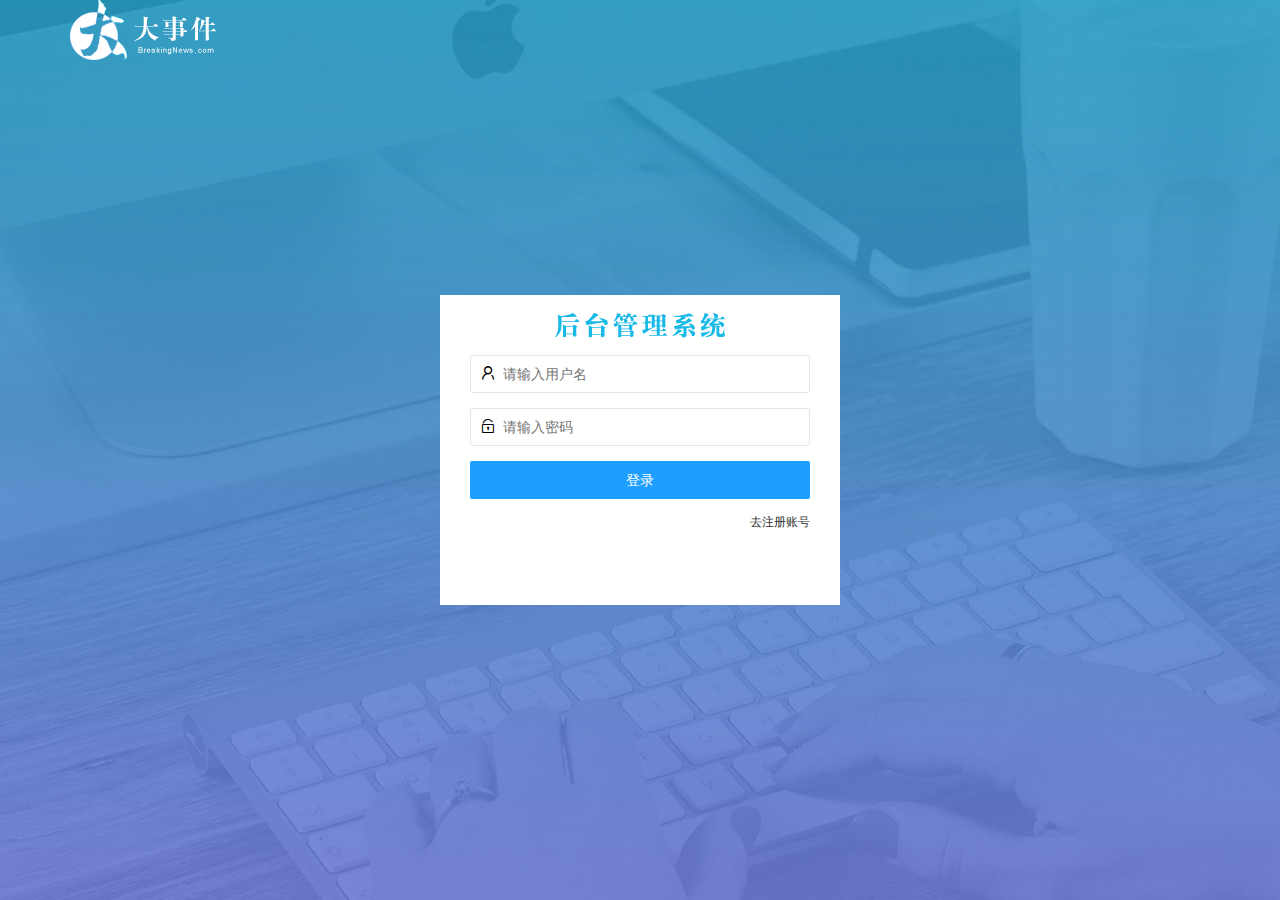
<file: login.html>
<!DOCTYPE html>
<html lang="en">
  <head>
    <meta charset="UTF-8" />
    <meta name="viewport" content="width=device-width, initial-scale=1.0" />
    <title>大事件-登录/注册</title>
    <!-- 导入 LayUI 的样式 -->
    <link rel="stylesheet" href="/assets/lib/layui/css/layui.css" />
    <!-- 导入自己的样式表 -->
    <link rel="stylesheet" href="/assets/css/login.css" />
  </head>
  <body>
    <!-- 头部的 Logo 区域 -->
    <div class="layui-main">
      <img src="/assets/images/logo.png" alt="" />
    </div>

    <!-- 登录注册区域 -->
    <div class="loginAndRegBox">
      <div class="title-box"></div>
      <!-- 登录的div ---------------------------------------------------------------------------->
      <div class="login-box">
        <!-- 登录的表单 -->
        <form class="layui-form" id="form_login">
          <!-- 用户名 -->
          <div class="layui-form-item">
            <i class="layui-icon layui-icon-username"></i>
            <input type="text" name="username" required lay-verify="required" placeholder="请输入用户名" autocomplete="off" class="layui-input" />
          </div>
          <!-- 密码 -->
          <div class="layui-form-item">
            <i class="layui-icon layui-icon-password"></i>
            <input type="password" name="password" required lay-verify="required|pwd" placeholder="请输入密码" autocomplete="off" class="layui-input"/>
          </div>

          <!-- 登录按钮 -->
          <div class="layui-form-item">
            <!-- 注意：表单提交按钮和普通按钮的区别，就是 lay-submit 属性 -->
            <button class="layui-btn layui-btn-fluid layui-btn-normal" lay-submit>登录</button>
          </div>

          <div class="layui-form-item links">
            <a href="javascript:;" id="link_reg">去注册账号</a>
          </div>
        </form>
      </div>

      <!-- 注册的div ------------------------------------------------------------------------>
      <div class="reg-box">
        <!-- 注册的表单 -->
        <form class="layui-form" id="form_reg">
          <!-- 用户名 -->
          <div class="layui-form-item">
            <i class="layui-icon layui-icon-username"></i>
            <input type="text" name="username" required lay-verify="required" placeholder="请输入用户名" autocomplete="off" class="layui-input" />
          </div>
          <!-- 密码 -->
          <div class="layui-form-item">
            <i class="layui-icon layui-icon-password"></i>
            <input type="password" name="password" required lay-verify="required|pwd" placeholder="请输入密码" autocomplete="off" class="layui-input" />
          </div>
          <!-- 密码确认框 -->
          <div class="layui-form-item">
            <i class="layui-icon layui-icon-password"></i>
            <input type="password" name="repassword" required lay-verify="required|pwd|repwd" placeholder="再次确认密码" autocomplete="off" class="layui-input" />
          </div>
          <!-- 注册按钮 -->
          <div class="layui-form-item">
            <!-- 注意：表单提交按钮和普通按钮的区别，就是 lay-submit 属性 -->
            <button class="layui-btn layui-btn-fluid layui-btn-normal" lay-submit>注册</button>
          </div>
          <div class="layui-form-item links">
            <a href="javascript:;" id="link_login">去登录</a>
          </div>
        </form>
      </div>
    </div>

    <!-- 导入 Layui 的JS文件 -->
    <script src="/assets/lib/layui/layui.all.js"></script>
    <!-- 导入 JQuery -->
    <script src="/assets/lib/jquery.js"></script>
    <!-- 导入自己封装的 baseAPI.js -->
    <!-- 这个文件只能在jquery之后,在自己封装js之前 -->
    <script src="/assets/js/baseAPI.js"></script>
    <!-- 导入自己的 JavaScript 脚本 -->
    <script src="/assets/js/login.js"></script>
  </body>
</html>
</file>
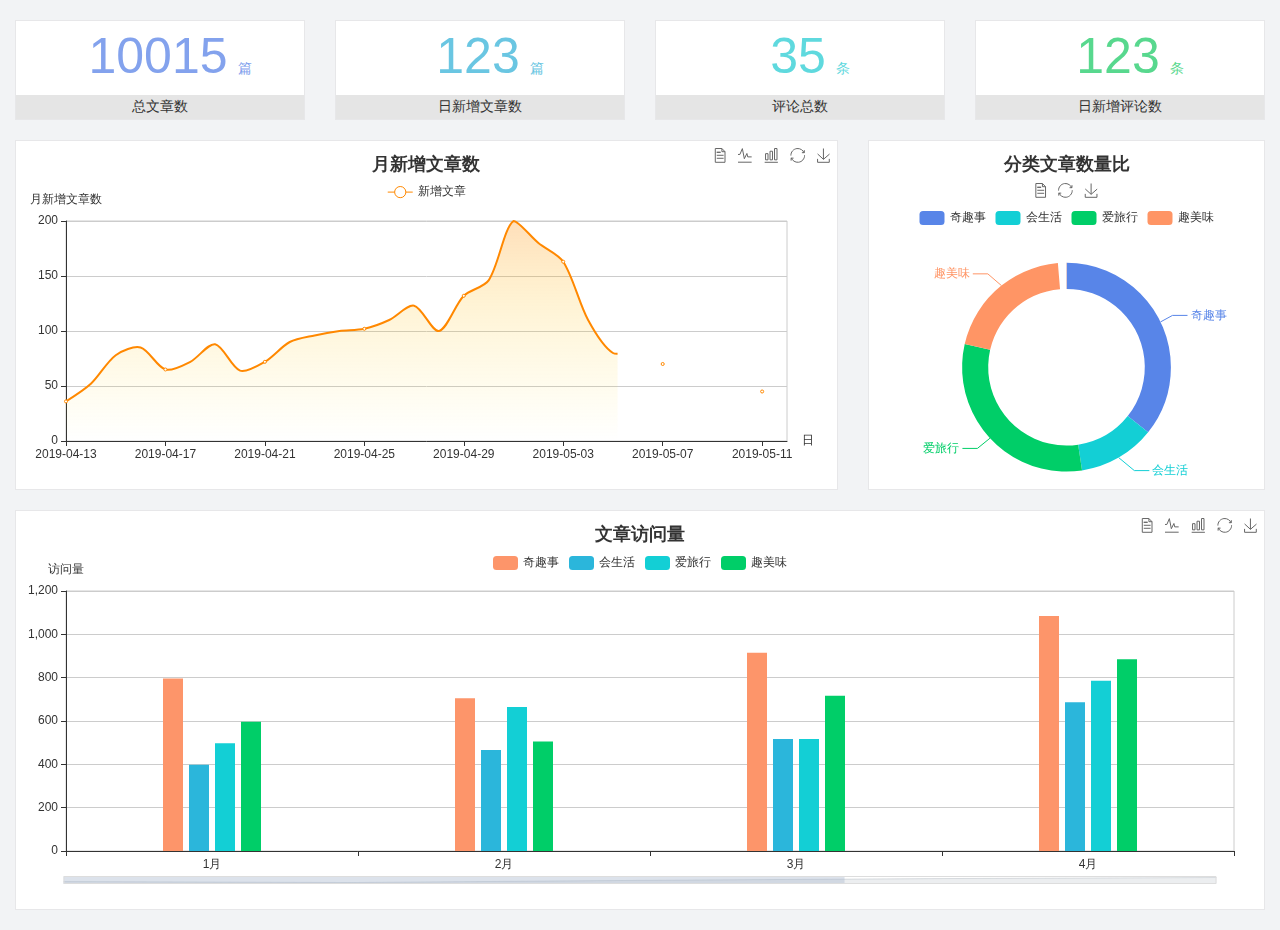
<file: home/dashboard.html>
<!DOCTYPE html>
<html lang="en">

<head>
  <meta charset="UTF-8">
  <meta name="viewport" content="width=device-width, initial-scale=1.0">
  <meta http-equiv="X-UA-Compatible" content="ie=edge">
  <title>图表统计</title>
  <link rel="stylesheet" href="../../assets/lib/bootstrap.css" />
  <link rel="stylesheet" href="../../assets/lib/main.css" />
  <script src="../../assets/lib/jquery.js"></script>
  <script type="text/javascript" src="../../assets/lib/echarts.min.js"></script>
</head>

<body>
  <div class="container-fluid">
    <div class="row spannel_list">
      <div class="col-sm-3 col-xs-6">
        <div class="spannel">
          <em>10015</em><span>篇</span>
          <b>总文章数</b>
        </div>
      </div>
      <div class="col-sm-3 col-xs-6">
        <div class="spannel scolor01">
          <em>123</em><span>篇</span>
          <b>日新增文章数</b>
        </div>
      </div>
      <div class="col-sm-3 col-xs-6">
        <div class="spannel scolor02">
          <em>35</em><span>条</span>
          <b>评论总数</b>
        </div>
      </div>
      <div class="col-sm-3 col-xs-6">
        <div class="spannel scolor03">
          <em>123</em><span>条</span>
          <b>日新增评论数</b>
        </div>
      </div>
    </div>
  </div>

  <div class="container-fluid">
    <div class="row curve-pie">
      <div class="col-lg-8 col-md-8">
        <div class="gragh_pannel" id="curve_show"></div>
      </div>
      <div class="col-lg-4 col-md-4">
        <div class="gragh_pannel" id="pie_show"></div>
      </div>
    </div>
  </div>

  <div class="container-fluid">
    <div class="column_pannel" id="column_show"></div>
  </div>

  <script>
    var oChart = echarts.init(document.getElementById('curve_show'));
    var aList_all = [
      { 'count': 36, 'date': '2019-04-13' },
      { 'count': 52, 'date': '2019-04-14' },
      { 'count': 78, 'date': '2019-04-15' },
      { 'count': 85, 'date': '2019-04-16' },
      { 'count': 65, 'date': '2019-04-17' },
      { 'count': 72, 'date': '2019-04-18' },
      { 'count': 88, 'date': '2019-04-19' },
      { 'count': 64, 'date': '2019-04-20' },
      { 'count': 72, 'date': '2019-04-21' },
      { 'count': 90, 'date': '2019-04-22' },
      { 'count': 96, 'date': '2019-04-23' },
      { 'count': 100, 'date': '2019-04-24' },
      { 'count': 102, 'date': '2019-04-25' },
      { 'count': 110, 'date': '2019-04-26' },
      { 'count': 123, 'date': '2019-04-27' },
      { 'count': 100, 'date': '2019-04-28' },
      { 'count': 132, 'date': '2019-04-29' },
      { 'count': 146, 'date': '2019-04-30' },
      { 'count': 200, 'date': '2019-05-01' },
      { 'count': 180, 'date': '2019-05-02' },
      { 'count': 163, 'date': '2019-05-03' },
      { 'count': 110, 'date': '2019-05-04' },
      { 'count': 80, 'date': '2019-05-05' },
      { 'count': 82, 'date': '2019-05-06' },
      { 'count': 70, 'date': '2019-05-07' },
      { 'count': 65, 'date': '2019-05-08' },
      { 'count': 54, 'date': '2019-05-09' },
      { 'count': 40, 'date': '2019-05-10' },
      { 'count': 45, 'date': '2019-05-11' },
      { 'count': 38, 'date': '2019-05-12' },
    ];

    let aCount = [];
    let aDate = [];

    for (var i = 0; i < aList_all.length; i++) {
      aCount.push(aList_all[i].count);
      aDate.push(aList_all[i].date);
    }

    var chartopt = {
      title: {
        text: '月新增文章数',
        left: 'center',
        top: '10'
      },
      tooltip: {
        trigger: 'axis'
      },
      legend: {
        data: ['新增文章'],
        top: '40'
      },
      toolbox: {
        show: true,
        feature: {
          mark: { show: true },
          dataView: { show: true, readOnly: false },
          magicType: { show: true, type: ['line', 'bar'] },
          restore: { show: true },
          saveAsImage: { show: true }
        }
      },
      calculable: true,
      xAxis: [
        {
          name: '日',
          type: 'category',
          boundaryGap: false,
          data: aDate
        }
      ],
      yAxis: [
        {
          name: '月新增文章数',
          type: 'value'
        }
      ],
      series: [
        {
          name: '新增文章',
          type: 'line',
          smooth: true,
          itemStyle: { normal: { areaStyle: { type: 'default' }, color: '#f80' }, lineStyle: { color: '#f80' } },
          data: aCount
        }],
      areaStyle: {
        normal: {
          color: new echarts.graphic.LinearGradient(0, 0, 0, 1, [{
            offset: 0,
            color: 'rgba(255,136,0,0.39)'
          }, {
            offset: .34,
            color: 'rgba(255,180,0,0.25)'
          }, {
            offset: 1,
            color: 'rgba(255,222,0,0.00)'
          }])

        }
      },
      grid: {
        show: true,
        x: 50,
        x2: 50,
        y: 80,
        height: 220
      }
    };

    oChart.setOption(chartopt);


    var oPie = echarts.init(document.getElementById('pie_show'));
    var oPieopt =
    {
      title: {
        top: 10,
        text: '分类文章数量比',
        x: 'center'
      },
      tooltip: {
        trigger: 'item',
        formatter: "{a} <br/>{b} : {c} ({d}%)"
      },
      color: ['#5885e8', '#13cfd5', '#00ce68', '#ff9565'],
      legend: {
        x: 'center',
        top: 65,
        data: ['奇趣事', '会生活', '爱旅行', '趣美味']
      },
      toolbox: {
        show: true,
        x: 'center',
        top: 35,
        feature: {
          mark: { show: true },
          dataView: { show: true, readOnly: false },
          magicType: {
            show: true,
            type: ['pie', 'funnel'],
            option: {
              funnel: {
                x: '25%',
                width: '50%',
                funnelAlign: 'left',
                max: 1548
              }
            }
          },
          restore: { show: true },
          saveAsImage: { show: true }
        }
      },
      calculable: true,
      series: [
        {
          name: '访问来源',
          type: 'pie',
          radius: ['45%', '60%'],
          center: ['50%', '65%'],
          data: [
            { value: 300, name: '奇趣事' },
            { value: 100, name: '会生活' },
            { value: 260, name: '爱旅行' },
            { value: 180, name: '趣美味' }
          ]
        }
      ]
    };
    oPie.setOption(oPieopt);



    var oColumn = this.echarts.init(document.getElementById('column_show'));
    var oColumnopt =
    {
      title: {
        text: '文章访问量',
        left: 'center',
        top: '10'
      },
      tooltip: {
        trigger: 'axis'
      },
      legend: {
        data: ['奇趣事', '会生活', '爱旅行', '趣美味'],
        top: '40'
      },
      toolbox: {
        show: true,
        feature: {
          mark: { show: true },
          dataView: { show: true, readOnly: false },
          magicType: { show: true, type: ['line', 'bar'] },
          restore: { show: true },
          saveAsImage: { show: true }
        }
      },
      calculable: true,
      xAxis: [
        {
          type: 'category',
          data: ['1月', '2月', '3月', '4月', '5月']
        }
      ],
      yAxis: [
        {
          name: '访问量',
          type: 'value'
        }
      ],
      series: [
        {
          name: '奇趣事',
          type: 'bar',
          barWidth: 20,
          itemStyle: {
            normal: { areaStyle: { type: 'default' }, color: '#fd956a' }
          },
          data: [800, 708, 920, 1090, 1200]
        },
        {
          name: '会生活',
          type: 'bar',
          barWidth: 20,
          itemStyle: {
            normal: { areaStyle: { type: 'default' }, color: '#2bb6db' }
          },
          data: [400, 468, 520, 690, 800]
        },
        {
          name: '爱旅行',
          type: 'bar',
          barWidth: 20,
          itemStyle: {
            normal: { areaStyle: { type: 'default' }, color: '#13cfd5' }
          },
          data: [500, 668, 520, 790, 900]
        },
        {
          name: '趣美味',
          type: 'bar',
          barWidth: 20,
          itemStyle: {
            normal: { areaStyle: { type: 'default' }, color: '#00ce68' }
          },
          data: [600, 508, 720, 890, 1000]
        }
      ],
      grid: {
        show: true,
        x: 50,
        x2: 30,
        y: 80,
        height: 260
      },
      dataZoom: [//给x轴设置滚动条
        {
          start: 0,//默认为0
          end: 100 - 1000 / 31,//默认为100
          type: 'slider',
          show: true,
          xAxisIndex: [0],
          handleSize: 0,//滑动条的 左右2个滑动条的大小
          height: 8,//组件高度
          left: 45, //左边的距离
          right: 50,//右边的距离
          bottom: 26,//右边的距离
          handleColor: '#ddd',//h滑动图标的颜色
          handleStyle: {
            borderColor: "#cacaca",
            borderWidth: "1",
            shadowBlur: 2,
            background: "#ddd",
            shadowColor: "#ddd",
          }
        }]
    };
    oColumn.setOption(oColumnopt);
  </script>
</body>

</html>
</file>
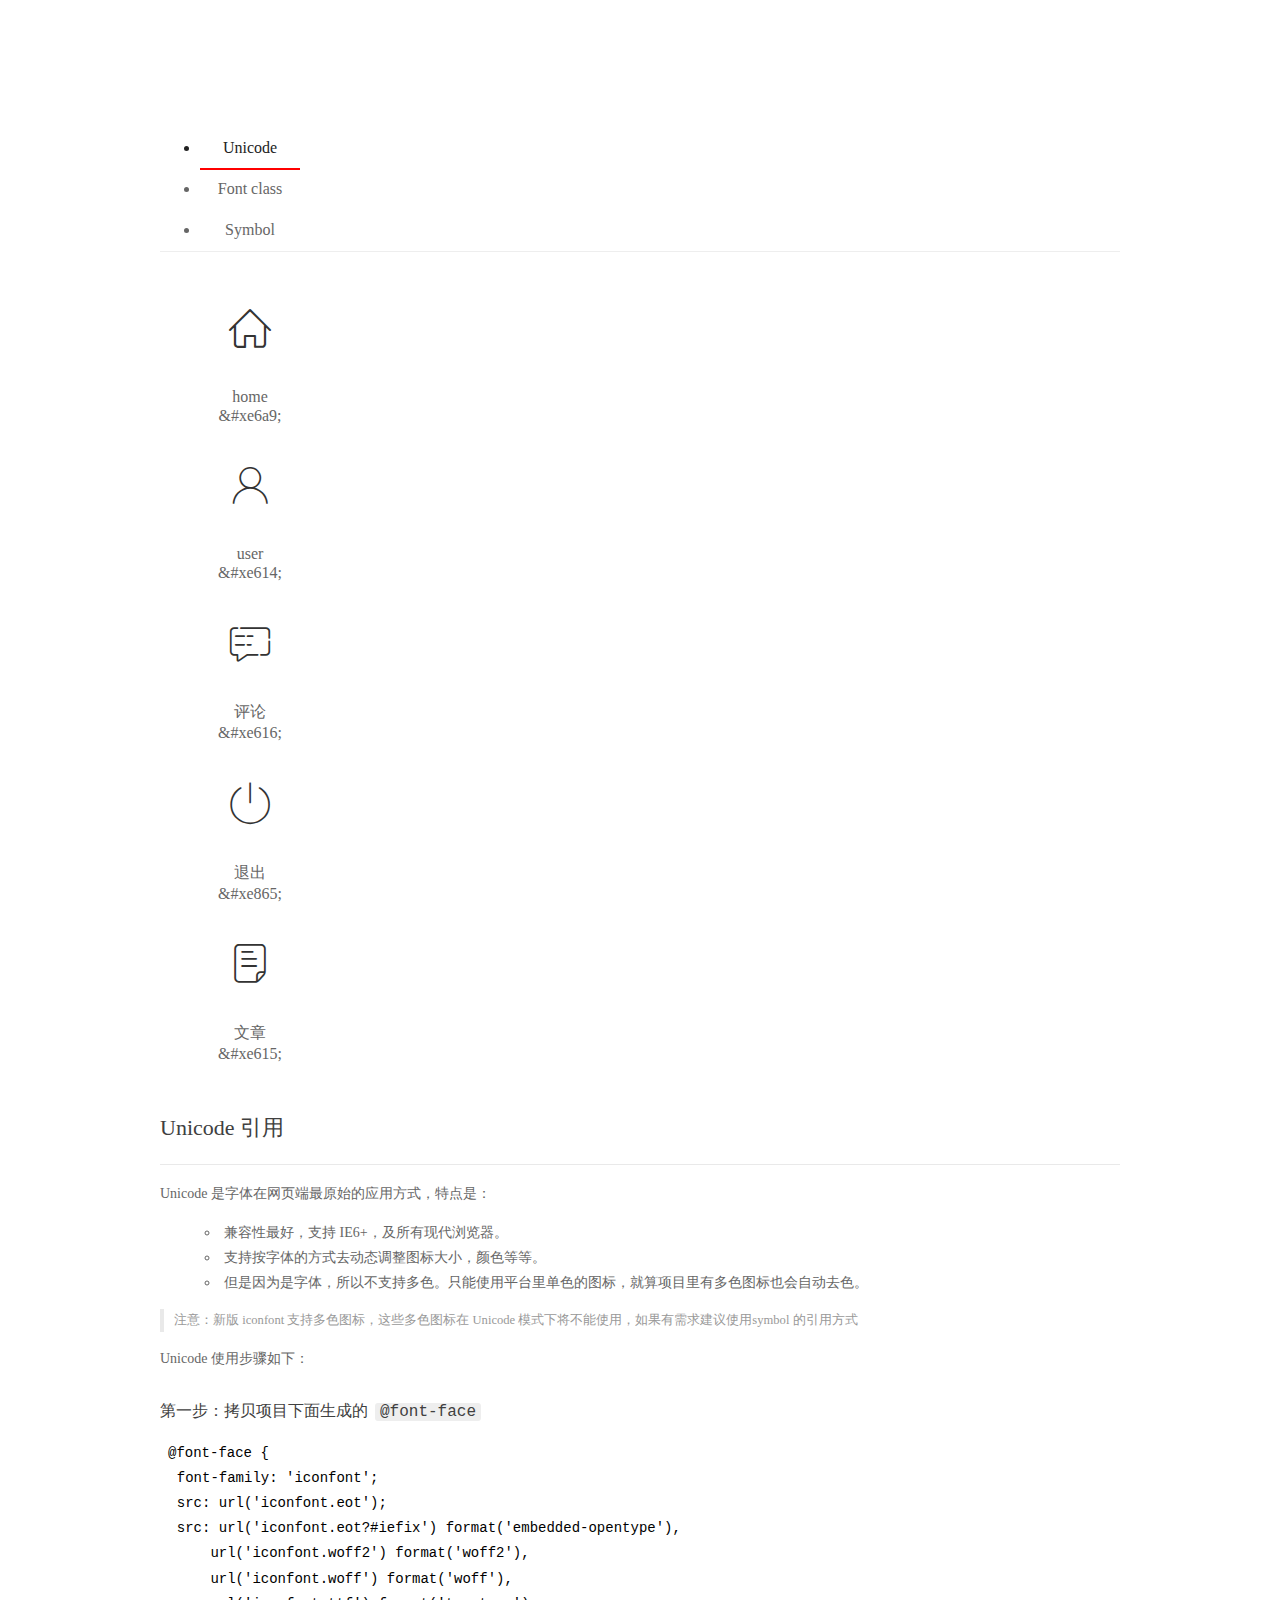
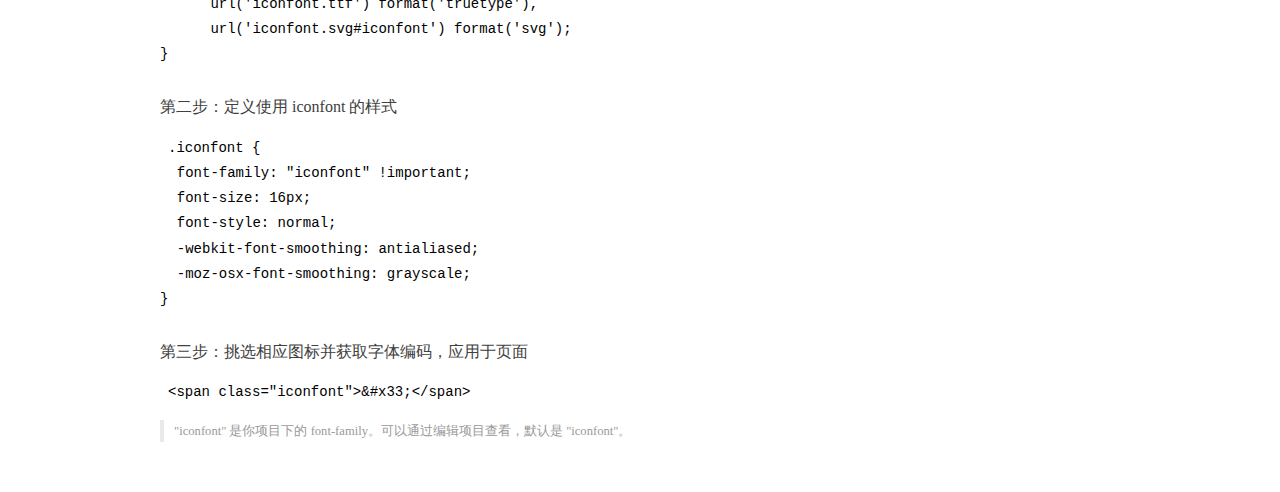
<file: assets/fonts/demo_index.html>
<!DOCTYPE html>
<html>
<head>
  <meta charset="utf-8"/>
  <title>IconFont Demo</title>
  <link rel="shortcut icon" href="https://gtms04.alicdn.com/tps/i4/TB1_oz6GVXXXXaFXpXXJDFnIXXX-64-64.ico" type="image/x-icon"/>
  <link rel="stylesheet" href="https://g.alicdn.com/thx/cube/1.3.2/cube.min.css">
  <link rel="stylesheet" href="demo.css">
  <link rel="stylesheet" href="iconfont.css">
  <script src="iconfont.js"></script>
  <!-- jQuery -->
  <script src="https://a1.alicdn.com/oss/uploads/2018/12/26/7bfddb60-08e8-11e9-9b04-53e73bb6408b.js"></script>
  <!-- 代码高亮 -->
  <script src="https://a1.alicdn.com/oss/uploads/2018/12/26/a3f714d0-08e6-11e9-8a15-ebf944d7534c.js"></script>
</head>
<body>
  <div class="main">
    <h1 class="logo"><a href="https://www.iconfont.cn/" title="iconfont 首页" target="_blank">&#xe86b;</a></h1>
    <div class="nav-tabs">
      <ul id="tabs" class="dib-box">
        <li class="dib active"><span>Unicode</span></li>
        <li class="dib"><span>Font class</span></li>
        <li class="dib"><span>Symbol</span></li>
      </ul>
      
    </div>
    <div class="tab-container">
      <div class="content unicode" style="display: block;">
          <ul class="icon_lists dib-box">
          
            <li class="dib">
              <span class="icon iconfont">&#xe6a9;</span>
                <div class="name">home</div>
                <div class="code-name">&amp;#xe6a9;</div>
              </li>
          
            <li class="dib">
              <span class="icon iconfont">&#xe614;</span>
                <div class="name">user</div>
                <div class="code-name">&amp;#xe614;</div>
              </li>
          
            <li class="dib">
              <span class="icon iconfont">&#xe616;</span>
                <div class="name">评论</div>
                <div class="code-name">&amp;#xe616;</div>
              </li>
          
            <li class="dib">
              <span class="icon iconfont">&#xe865;</span>
                <div class="name">退出</div>
                <div class="code-name">&amp;#xe865;</div>
              </li>
          
            <li class="dib">
              <span class="icon iconfont">&#xe615;</span>
                <div class="name">文章</div>
                <div class="code-name">&amp;#xe615;</div>
              </li>
          
          </ul>
          <div class="article markdown">
          <h2 id="unicode-">Unicode 引用</h2>
          <hr>

          <p>Unicode 是字体在网页端最原始的应用方式，特点是：</p>
          <ul>
            <li>兼容性最好，支持 IE6+，及所有现代浏览器。</li>
            <li>支持按字体的方式去动态调整图标大小，颜色等等。</li>
            <li>但是因为是字体，所以不支持多色。只能使用平台里单色的图标，就算项目里有多色图标也会自动去色。</li>
          </ul>
          <blockquote>
            <p>注意：新版 iconfont 支持多色图标，这些多色图标在 Unicode 模式下将不能使用，如果有需求建议使用symbol 的引用方式</p>
          </blockquote>
          <p>Unicode 使用步骤如下：</p>
          <h3 id="-font-face">第一步：拷贝项目下面生成的 <code>@font-face</code></h3>
<pre><code class="language-css"
>@font-face {
  font-family: 'iconfont';
  src: url('iconfont.eot');
  src: url('iconfont.eot?#iefix') format('embedded-opentype'),
      url('iconfont.woff2') format('woff2'),
      url('iconfont.woff') format('woff'),
      url('iconfont.ttf') format('truetype'),
      url('iconfont.svg#iconfont') format('svg');
}
</code></pre>
          <h3 id="-iconfont-">第二步：定义使用 iconfont 的样式</h3>
<pre><code class="language-css"
>.iconfont {
  font-family: "iconfont" !important;
  font-size: 16px;
  font-style: normal;
  -webkit-font-smoothing: antialiased;
  -moz-osx-font-smoothing: grayscale;
}
</code></pre>
          <h3 id="-">第三步：挑选相应图标并获取字体编码，应用于页面</h3>
<pre>
<code class="language-html"
>&lt;span class="iconfont"&gt;&amp;#x33;&lt;/span&gt;
</code></pre>
          <blockquote>
            <p>"iconfont" 是你项目下的 font-family。可以通过编辑项目查看，默认是 "iconfont"。</p>
          </blockquote>
          </div>
      </div>
      <div class="content font-class">
        <ul class="icon_lists dib-box">
          
          <li class="dib">
            <span class="icon iconfont icon-home"></span>
            <div class="name">
              home
            </div>
            <div class="code-name">.icon-home
            </div>
          </li>
          
          <li class="dib">
            <span class="icon iconfont icon-user"></span>
            <div class="name">
              user
            </div>
            <div class="code-name">.icon-user
            </div>
          </li>
          
          <li class="dib">
            <span class="icon iconfont icon-pinglun"></span>
            <div class="name">
              评论
            </div>
            <div class="code-name">.icon-pinglun
            </div>
          </li>
          
          <li class="dib">
            <span class="icon iconfont icon-tuichu"></span>
            <div class="name">
              退出
            </div>
            <div class="code-name">.icon-tuichu
            </div>
          </li>
          
          <li class="dib">
            <span class="icon iconfont icon-16"></span>
            <div class="name">
              文章
            </div>
            <div class="code-name">.icon-16
            </div>
          </li>
          
        </ul>
        <div class="article markdown">
        <h2 id="font-class-">font-class 引用</h2>
        <hr>

        <p>font-class 是 Unicode 使用方式的一种变种，主要是解决 Unicode 书写不直观，语意不明确的问题。</p>
        <p>与 Unicode 使用方式相比，具有如下特点：</p>
        <ul>
          <li>兼容性良好，支持 IE8+，及所有现代浏览器。</li>
          <li>相比于 Unicode 语意明确，书写更直观。可以很容易分辨这个 icon 是什么。</li>
          <li>因为使用 class 来定义图标，所以当要替换图标时，只需要修改 class 里面的 Unicode 引用。</li>
          <li>不过因为本质上还是使用的字体，所以多色图标还是不支持的。</li>
        </ul>
        <p>使用步骤如下：</p>
        <h3 id="-fontclass-">第一步：引入项目下面生成的 fontclass 代码：</h3>
<pre><code class="language-html">&lt;link rel="stylesheet" href="./iconfont.css"&gt;
</code></pre>
        <h3 id="-">第二步：挑选相应图标并获取类名，应用于页面：</h3>
<pre><code class="language-html">&lt;span class="iconfont icon-xxx"&gt;&lt;/span&gt;
</code></pre>
        <blockquote>
          <p>"
            iconfont" 是你项目下的 font-family。可以通过编辑项目查看，默认是 "iconfont"。</p>
        </blockquote>
      </div>
      </div>
      <div class="content symbol">
          <ul class="icon_lists dib-box">
          
            <li class="dib">
                <svg class="icon svg-icon" aria-hidden="true">
                  <use xlink:href="#icon-home"></use>
                </svg>
                <div class="name">home</div>
                <div class="code-name">#icon-home</div>
            </li>
          
            <li class="dib">
                <svg class="icon svg-icon" aria-hidden="true">
                  <use xlink:href="#icon-user"></use>
                </svg>
                <div class="name">user</div>
                <div class="code-name">#icon-user</div>
            </li>
          
            <li class="dib">
                <svg class="icon svg-icon" aria-hidden="true">
                  <use xlink:href="#icon-pinglun"></use>
                </svg>
                <div class="name">评论</div>
                <div class="code-name">#icon-pinglun</div>
            </li>
          
            <li class="dib">
                <svg class="icon svg-icon" aria-hidden="true">
                  <use xlink:href="#icon-tuichu"></use>
                </svg>
                <div class="name">退出</div>
                <div class="code-name">#icon-tuichu</div>
            </li>
          
            <li class="dib">
                <svg class="icon svg-icon" aria-hidden="true">
                  <use xlink:href="#icon-16"></use>
                </svg>
                <div class="name">文章</div>
                <div class="code-name">#icon-16</div>
            </li>
          
          </ul>
          <div class="article markdown">
          <h2 id="symbol-">Symbol 引用</h2>
          <hr>

          <p>这是一种全新的使用方式，应该说这才是未来的主流，也是平台目前推荐的用法。相关介绍可以参考这篇<a href="">文章</a>
            这种用法其实是做了一个 SVG 的集合，与另外两种相比具有如下特点：</p>
          <ul>
            <li>支持多色图标了，不再受单色限制。</li>
            <li>通过一些技巧，支持像字体那样，通过 <code>font-size</code>, <code>color</code> 来调整样式。</li>
            <li>兼容性较差，支持 IE9+，及现代浏览器。</li>
            <li>浏览器渲染 SVG 的性能一般，还不如 png。</li>
          </ul>
          <p>使用步骤如下：</p>
          <h3 id="-symbol-">第一步：引入项目下面生成的 symbol 代码：</h3>
<pre><code class="language-html">&lt;script src="./iconfont.js"&gt;&lt;/script&gt;
</code></pre>
          <h3 id="-css-">第二步：加入通用 CSS 代码（引入一次就行）：</h3>
<pre><code class="language-html">&lt;style&gt;
.icon {
  width: 1em;
  height: 1em;
  vertical-align: -0.15em;
  fill: currentColor;
  overflow: hidden;
}
&lt;/style&gt;
</code></pre>
          <h3 id="-">第三步：挑选相应图标并获取类名，应用于页面：</h3>
<pre><code class="language-html">&lt;svg class="icon" aria-hidden="true"&gt;
  &lt;use xlink:href="#icon-xxx"&gt;&lt;/use&gt;
&lt;/svg&gt;
</code></pre>
          </div>
      </div>

    </div>
  </div>
  <script>
  $(document).ready(function () {
      $('.tab-container .content:first').show()

      $('#tabs li').click(function (e) {
        var tabContent = $('.tab-container .content')
        var index = $(this).index()

        if ($(this).hasClass('active')) {
          return
        } else {
          $('#tabs li').removeClass('active')
          $(this).addClass('active')

          tabContent.hide().eq(index).fadeIn()
        }
      })
    })
  </script>
</body>
</html>
</file>
<file: assets/lib/layui/css/layui.css>
/** layui-v2.5.5 MIT License By https://www.layui.com */
 .layui-inline,img{display:inline-block;vertical-align:middle}h1,h2,h3,h4,h5,h6{font-weight:400}.layui-edge,.layui-header,.layui-inline,.layui-main{position:relative}.layui-body,.layui-edge,.layui-elip{overflow:hidden}.layui-btn,.layui-edge,.layui-inline,img{vertical-align:middle}.layui-btn,.layui-disabled,.layui-icon,.layui-unselect{-moz-user-select:none;-webkit-user-select:none;-ms-user-select:none}.layui-elip,.layui-form-checkbox span,.layui-form-pane .layui-form-label{text-overflow:ellipsis;white-space:nowrap}.layui-breadcrumb,.layui-tree-btnGroup{visibility:hidden}blockquote,body,button,dd,div,dl,dt,form,h1,h2,h3,h4,h5,h6,input,li,ol,p,pre,td,textarea,th,ul{margin:0;padding:0;-webkit-tap-highlight-color:rgba(0,0,0,0)}a:active,a:hover{outline:0}img{border:none}li{list-style:none}table{border-collapse:collapse;border-spacing:0}h4,h5,h6{font-size:100%}button,input,optgroup,option,select,textarea{font-family:inherit;font-size:inherit;font-style:inherit;font-weight:inherit;outline:0}pre{white-space:pre-wrap;white-space:-moz-pre-wrap;white-space:-pre-wrap;white-space:-o-pre-wrap;word-wrap:break-word}body{line-height:24px;font:14px Helvetica Neue,Helvetica,PingFang SC,Tahoma,Arial,sans-serif}hr{height:1px;margin:10px 0;border:0;clear:both}a{color:#333;text-decoration:none}a:hover{color:#777}a cite{font-style:normal;*cursor:pointer}.layui-border-box,.layui-border-box *{box-sizing:border-box}.layui-box,.layui-box *{box-sizing:content-box}.layui-clear{clear:both;*zoom:1}.layui-clear:after{content:'\20';clear:both;*zoom:1;display:block;height:0}.layui-inline{*display:inline;*zoom:1}.layui-edge{display:inline-block;width:0;height:0;border-width:6px;border-style:dashed;border-color:transparent}.layui-edge-top{top:-4px;border-bottom-color:#999;border-bottom-style:solid}.layui-edge-right{border-left-color:#999;border-left-style:solid}.layui-edge-bottom{top:2px;border-top-color:#999;border-top-style:solid}.layui-edge-left{border-right-color:#999;border-right-style:solid}.layui-disabled,.layui-disabled:hover{color:#d2d2d2!important;cursor:not-allowed!important}.layui-circle{border-radius:100%}.layui-show{display:block!important}.layui-hide{display:none!important}@font-face{font-family:layui-icon;src:url(../font/iconfont.eot?v=250);src:url(../font/iconfont.eot?v=250#iefix) format('embedded-opentype'),url(../font/iconfont.woff2?v=250) format('woff2'),url(../font/iconfont.woff?v=250) format('woff'),url(../font/iconfont.ttf?v=250) format('truetype'),url(../font/iconfont.svg?v=250#layui-icon) format('svg')}.layui-icon{font-family:layui-icon!important;font-size:16px;font-style:normal;-webkit-font-smoothing:antialiased;-moz-osx-font-smoothing:grayscale}.layui-icon-reply-fill:before{content:"\e611"}.layui-icon-set-fill:before{content:"\e614"}.layui-icon-menu-fill:before{content:"\e60f"}.layui-icon-search:before{content:"\e615"}.layui-icon-share:before{content:"\e641"}.layui-icon-set-sm:before{content:"\e620"}.layui-icon-engine:before{content:"\e628"}.layui-icon-close:before{content:"\1006"}.layui-icon-close-fill:before{content:"\1007"}.layui-icon-chart-screen:before{content:"\e629"}.layui-icon-star:before{content:"\e600"}.layui-icon-circle-dot:before{content:"\e617"}.layui-icon-chat:before{content:"\e606"}.layui-icon-release:before{content:"\e609"}.layui-icon-list:before{content:"\e60a"}.layui-icon-chart:before{content:"\e62c"}.layui-icon-ok-circle:before{content:"\1005"}.layui-icon-layim-theme:before{content:"\e61b"}.layui-icon-table:before{content:"\e62d"}.layui-icon-right:before{content:"\e602"}.layui-icon-left:before{content:"\e603"}.layui-icon-cart-simple:before{content:"\e698"}.layui-icon-face-cry:before{content:"\e69c"}.layui-icon-face-smile:before{content:"\e6af"}.layui-icon-survey:before{content:"\e6b2"}.layui-icon-tree:before{content:"\e62e"}.layui-icon-upload-circle:before{content:"\e62f"}.layui-icon-add-circle:before{content:"\e61f"}.layui-icon-download-circle:before{content:"\e601"}.layui-icon-templeate-1:before{content:"\e630"}.layui-icon-util:before{content:"\e631"}.layui-icon-face-surprised:before{content:"\e664"}.layui-icon-edit:before{content:"\e642"}.layui-icon-speaker:before{content:"\e645"}.layui-icon-down:before{content:"\e61a"}.layui-icon-file:before{content:"\e621"}.layui-icon-layouts:before{content:"\e632"}.layui-icon-rate-half:before{content:"\e6c9"}.layui-icon-add-circle-fine:before{content:"\e608"}.layui-icon-prev-circle:before{content:"\e633"}.layui-icon-read:before{content:"\e705"}.layui-icon-404:before{content:"\e61c"}.layui-icon-carousel:before{content:"\e634"}.layui-icon-help:before{content:"\e607"}.layui-icon-code-circle:before{content:"\e635"}.layui-icon-water:before{content:"\e636"}.layui-icon-username:before{content:"\e66f"}.layui-icon-find-fill:before{content:"\e670"}.layui-icon-about:before{content:"\e60b"}.layui-icon-location:before{content:"\e715"}.layui-icon-up:before{content:"\e619"}.layui-icon-pause:before{content:"\e651"}.layui-icon-date:before{content:"\e637"}.layui-icon-layim-uploadfile:before{content:"\e61d"}.layui-icon-delete:before{content:"\e640"}.layui-icon-play:before{content:"\e652"}.layui-icon-top:before{content:"\e604"}.layui-icon-friends:before{content:"\e612"}.layui-icon-refresh-3:before{content:"\e9aa"}.layui-icon-ok:before{content:"\e605"}.layui-icon-layer:before{content:"\e638"}.layui-icon-face-smile-fine:before{content:"\e60c"}.layui-icon-dollar:before{content:"\e659"}.layui-icon-group:before{content:"\e613"}.layui-icon-layim-download:before{content:"\e61e"}.layui-icon-picture-fine:before{content:"\e60d"}.layui-icon-link:before{content:"\e64c"}.layui-icon-diamond:before{content:"\e735"}.layui-icon-log:before{content:"\e60e"}.layui-icon-rate-solid:before{content:"\e67a"}.layui-icon-fonts-del:before{content:"\e64f"}.layui-icon-unlink:before{content:"\e64d"}.layui-icon-fonts-clear:before{content:"\e639"}.layui-icon-triangle-r:before{content:"\e623"}.layui-icon-circle:before{content:"\e63f"}.layui-icon-radio:before{content:"\e643"}.layui-icon-align-center:before{content:"\e647"}.layui-icon-align-right:before{content:"\e648"}.layui-icon-align-left:before{content:"\e649"}.layui-icon-loading-1:before{content:"\e63e"}.layui-icon-return:before{content:"\e65c"}.layui-icon-fonts-strong:before{content:"\e62b"}.layui-icon-upload:before{content:"\e67c"}.layui-icon-dialogue:before{content:"\e63a"}.layui-icon-video:before{content:"\e6ed"}.layui-icon-headset:before{content:"\e6fc"}.layui-icon-cellphone-fine:before{content:"\e63b"}.layui-icon-add-1:before{content:"\e654"}.layui-icon-face-smile-b:before{content:"\e650"}.layui-icon-fonts-html:before{content:"\e64b"}.layui-icon-form:before{content:"\e63c"}.layui-icon-cart:before{content:"\e657"}.layui-icon-camera-fill:before{content:"\e65d"}.layui-icon-tabs:before{content:"\e62a"}.layui-icon-fonts-code:before{content:"\e64e"}.layui-icon-fire:before{content:"\e756"}.layui-icon-set:before{content:"\e716"}.layui-icon-fonts-u:before{content:"\e646"}.layui-icon-triangle-d:before{content:"\e625"}.layui-icon-tips:before{content:"\e702"}.layui-icon-picture:before{content:"\e64a"}.layui-icon-more-vertical:before{content:"\e671"}.layui-icon-flag:before{content:"\e66c"}.layui-icon-loading:before{content:"\e63d"}.layui-icon-fonts-i:before{content:"\e644"}.layui-icon-refresh-1:before{content:"\e666"}.layui-icon-rmb:before{content:"\e65e"}.layui-icon-home:before{content:"\e68e"}.layui-icon-user:before{content:"\e770"}.layui-icon-notice:before{content:"\e667"}.layui-icon-login-weibo:before{content:"\e675"}.layui-icon-voice:before{content:"\e688"}.layui-icon-upload-drag:before{content:"\e681"}.layui-icon-login-qq:before{content:"\e676"}.layui-icon-snowflake:before{content:"\e6b1"}.layui-icon-file-b:before{content:"\e655"}.layui-icon-template:before{content:"\e663"}.layui-icon-auz:before{content:"\e672"}.layui-icon-console:before{content:"\e665"}.layui-icon-app:before{content:"\e653"}.layui-icon-prev:before{content:"\e65a"}.layui-icon-website:before{content:"\e7ae"}.layui-icon-next:before{content:"\e65b"}.layui-icon-component:before{content:"\e857"}.layui-icon-more:before{content:"\e65f"}.layui-icon-login-wechat:before{content:"\e677"}.layui-icon-shrink-right:before{content:"\e668"}.layui-icon-spread-left:before{content:"\e66b"}.layui-icon-camera:before{content:"\e660"}.layui-icon-note:before{content:"\e66e"}.layui-icon-refresh:before{content:"\e669"}.layui-icon-female:before{content:"\e661"}.layui-icon-male:before{content:"\e662"}.layui-icon-password:before{content:"\e673"}.layui-icon-senior:before{content:"\e674"}.layui-icon-theme:before{content:"\e66a"}.layui-icon-tread:before{content:"\e6c5"}.layui-icon-praise:before{content:"\e6c6"}.layui-icon-star-fill:before{content:"\e658"}.layui-icon-rate:before{content:"\e67b"}.layui-icon-template-1:before{content:"\e656"}.layui-icon-vercode:before{content:"\e679"}.layui-icon-cellphone:before{content:"\e678"}.layui-icon-screen-full:before{content:"\e622"}.layui-icon-screen-restore:before{content:"\e758"}.layui-icon-cols:before{content:"\e610"}.layui-icon-export:before{content:"\e67d"}.layui-icon-print:before{content:"\e66d"}.layui-icon-slider:before{content:"\e714"}.layui-icon-addition:before{content:"\e624"}.layui-icon-subtraction:before{content:"\e67e"}.layui-icon-service:before{content:"\e626"}.layui-icon-transfer:before{content:"\e691"}.layui-main{width:1140px;margin:0 auto}.layui-header{z-index:1000;height:60px}.layui-header a:hover{transition:all .5s;-webkit-transition:all .5s}.layui-side{position:fixed;left:0;top:0;bottom:0;z-index:999;width:200px;overflow-x:hidden}.layui-side-scroll{position:relative;width:220px;height:100%;overflow-x:hidden}.layui-body{position:absolute;left:200px;right:0;top:0;bottom:0;z-index:998;width:auto;overflow-y:auto;box-sizing:border-box}.layui-layout-body{overflow:hidden}.layui-layout-admin .layui-header{background-color:#23262E}.layui-layout-admin .layui-side{top:60px;width:200px;overflow-x:hidden}.layui-layout-admin .layui-body{position:fixed;top:60px;bottom:44px}.layui-layout-admin .layui-main{width:auto;margin:0 15px}.layui-layout-admin .layui-footer{position:fixed;left:200px;right:0;bottom:0;height:44px;line-height:44px;padding:0 15px;background-color:#eee}.layui-layout-admin .layui-logo{position:absolute;left:0;top:0;width:200px;height:100%;line-height:60px;text-align:center;color:#009688;font-size:16px}.layui-layout-admin .layui-header .layui-nav{background:0 0}.layui-layout-left{position:absolute!important;left:200px;top:0}.layui-layout-right{position:absolute!important;right:0;top:0}.layui-container{position:relative;margin:0 auto;padding:0 15px;box-sizing:border-box}.layui-fluid{position:relative;margin:0 auto;padding:0 15px}.layui-row:after,.layui-row:before{content:'';display:block;clear:both}.layui-col-lg1,.layui-col-lg10,.layui-col-lg11,.layui-col-lg12,.layui-col-lg2,.layui-col-lg3,.layui-col-lg4,.layui-col-lg5,.layui-col-lg6,.layui-col-lg7,.layui-col-lg8,.layui-col-lg9,.layui-col-md1,.layui-col-md10,.layui-col-md11,.layui-col-md12,.layui-col-md2,.layui-col-md3,.layui-col-md4,.layui-col-md5,.layui-col-md6,.layui-col-md7,.layui-col-md8,.layui-col-md9,.layui-col-sm1,.layui-col-sm10,.layui-col-sm11,.layui-col-sm12,.layui-col-sm2,.layui-col-sm3,.layui-col-sm4,.layui-col-sm5,.layui-col-sm6,.layui-col-sm7,.layui-col-sm8,.layui-col-sm9,.layui-col-xs1,.layui-col-xs10,.layui-col-xs11,.layui-col-xs12,.layui-col-xs2,.layui-col-xs3,.layui-col-xs4,.layui-col-xs5,.layui-col-xs6,.layui-col-xs7,.layui-col-xs8,.layui-col-xs9{position:relative;display:block;box-sizing:border-box}.layui-col-xs1,.layui-col-xs10,.layui-col-xs11,.layui-col-xs12,.layui-col-xs2,.layui-col-xs3,.layui-col-xs4,.layui-col-xs5,.layui-col-xs6,.layui-col-xs7,.layui-col-xs8,.layui-col-xs9{float:left}.layui-col-xs1{width:8.33333333%}.layui-col-xs2{width:16.66666667%}.layui-col-xs3{width:25%}.layui-col-xs4{width:33.33333333%}.layui-col-xs5{width:41.66666667%}.layui-col-xs6{width:50%}.layui-col-xs7{width:58.33333333%}.layui-col-xs8{width:66.66666667%}.layui-col-xs9{width:75%}.layui-col-xs10{width:83.33333333%}.layui-col-xs11{width:91.66666667%}.layui-col-xs12{width:100%}.layui-col-xs-offset1{margin-left:8.33333333%}.layui-col-xs-offset2{margin-left:16.66666667%}.layui-col-xs-offset3{margin-left:25%}.layui-col-xs-offset4{margin-left:33.33333333%}.layui-col-xs-offset5{margin-left:41.66666667%}.layui-col-xs-offset6{margin-left:50%}.layui-col-xs-offset7{margin-left:58.33333333%}.layui-col-xs-offset8{margin-left:66.66666667%}.layui-col-xs-offset9{margin-left:75%}.layui-col-xs-offset10{margin-left:83.33333333%}.layui-col-xs-offset11{margin-left:91.66666667%}.layui-col-xs-offset12{margin-left:100%}@media screen and (max-width:768px){.layui-hide-xs{display:none!important}.layui-show-xs-block{display:block!important}.layui-show-xs-inline{display:inline!important}.layui-show-xs-inline-block{display:inline-block!important}}@media screen and (min-width:768px){.layui-container{width:750px}.layui-hide-sm{display:none!important}.layui-show-sm-block{display:block!important}.layui-show-sm-inline{display:inline!important}.layui-show-sm-inline-block{display:inline-block!important}.layui-col-sm1,.layui-col-sm10,.layui-col-sm11,.layui-col-sm12,.layui-col-sm2,.layui-col-sm3,.layui-col-sm4,.layui-col-sm5,.layui-col-sm6,.layui-col-sm7,.layui-col-sm8,.layui-col-sm9{float:left}.layui-col-sm1{width:8.33333333%}.layui-col-sm2{width:16.66666667%}.layui-col-sm3{width:25%}.layui-col-sm4{width:33.33333333%}.layui-col-sm5{width:41.66666667%}.layui-col-sm6{width:50%}.layui-col-sm7{width:58.33333333%}.layui-col-sm8{width:66.66666667%}.layui-col-sm9{width:75%}.layui-col-sm10{width:83.33333333%}.layui-col-sm11{width:91.66666667%}.layui-col-sm12{width:100%}.layui-col-sm-offset1{margin-left:8.33333333%}.layui-col-sm-offset2{margin-left:16.66666667%}.layui-col-sm-offset3{margin-left:25%}.layui-col-sm-offset4{margin-left:33.33333333%}.layui-col-sm-offset5{margin-left:41.66666667%}.layui-col-sm-offset6{margin-left:50%}.layui-col-sm-offset7{margin-left:58.33333333%}.layui-col-sm-offset8{margin-left:66.66666667%}.layui-col-sm-offset9{margin-left:75%}.layui-col-sm-offset10{margin-left:83.33333333%}.layui-col-sm-offset11{margin-left:91.66666667%}.layui-col-sm-offset12{margin-left:100%}}@media screen and (min-width:992px){.layui-container{width:970px}.layui-hide-md{display:none!important}.layui-show-md-block{display:block!important}.layui-show-md-inline{display:inline!important}.layui-show-md-inline-block{display:inline-block!important}.layui-col-md1,.layui-col-md10,.layui-col-md11,.layui-col-md12,.layui-col-md2,.layui-col-md3,.layui-col-md4,.layui-col-md5,.layui-col-md6,.layui-col-md7,.layui-col-md8,.layui-col-md9{float:left}.layui-col-md1{width:8.33333333%}.layui-col-md2{width:16.66666667%}.layui-col-md3{width:25%}.layui-col-md4{width:33.33333333%}.layui-col-md5{width:41.66666667%}.layui-col-md6{width:50%}.layui-col-md7{width:58.33333333%}.layui-col-md8{width:66.66666667%}.layui-col-md9{width:75%}.layui-col-md10{width:83.33333333%}.layui-col-md11{width:91.66666667%}.layui-col-md12{width:100%}.layui-col-md-offset1{margin-left:8.33333333%}.layui-col-md-offset2{margin-left:16.66666667%}.layui-col-md-offset3{margin-left:25%}.layui-col-md-offset4{margin-left:33.33333333%}.layui-col-md-offset5{margin-left:41.66666667%}.layui-col-md-offset6{margin-left:50%}.layui-col-md-offset7{margin-left:58.33333333%}.layui-col-md-offset8{margin-left:66.66666667%}.layui-col-md-offset9{margin-left:75%}.layui-col-md-offset10{margin-left:83.33333333%}.layui-col-md-offset11{margin-left:91.66666667%}.layui-col-md-offset12{margin-left:100%}}@media screen and (min-width:1200px){.layui-container{width:1170px}.layui-hide-lg{display:none!important}.layui-show-lg-block{display:block!important}.layui-show-lg-inline{display:inline!important}.layui-show-lg-inline-block{display:inline-block!important}.layui-col-lg1,.layui-col-lg10,.layui-col-lg11,.layui-col-lg12,.layui-col-lg2,.layui-col-lg3,.layui-col-lg4,.layui-col-lg5,.layui-col-lg6,.layui-col-lg7,.layui-col-lg8,.layui-col-lg9{float:left}.layui-col-lg1{width:8.33333333%}.layui-col-lg2{width:16.66666667%}.layui-col-lg3{width:25%}.layui-col-lg4{width:33.33333333%}.layui-col-lg5{width:41.66666667%}.layui-col-lg6{width:50%}.layui-col-lg7{width:58.33333333%}.layui-col-lg8{width:66.66666667%}.layui-col-lg9{width:75%}.layui-col-lg10{width:83.33333333%}.layui-col-lg11{width:91.66666667%}.layui-col-lg12{width:100%}.layui-col-lg-offset1{margin-left:8.33333333%}.layui-col-lg-offset2{margin-left:16.66666667%}.layui-col-lg-offset3{margin-left:25%}.layui-col-lg-offset4{margin-left:33.33333333%}.layui-col-lg-offset5{margin-left:41.66666667%}.layui-col-lg-offset6{margin-left:50%}.layui-col-lg-offset7{margin-left:58.33333333%}.layui-col-lg-offset8{margin-left:66.66666667%}.layui-col-lg-offset9{margin-left:75%}.layui-col-lg-offset10{margin-left:83.33333333%}.layui-col-lg-offset11{margin-left:91.66666667%}.layui-col-lg-offset12{margin-left:100%}}.layui-col-space1{margin:-.5px}.layui-col-space1>*{padding:.5px}.layui-col-space3{margin:-1.5px}.layui-col-space3>*{padding:1.5px}.layui-col-space5{margin:-2.5px}.layui-col-space5>*{padding:2.5px}.layui-col-space8{margin:-3.5px}.layui-col-space8>*{padding:3.5px}.layui-col-space10{margin:-5px}.layui-col-space10>*{padding:5px}.layui-col-space12{margin:-6px}.layui-col-space12>*{padding:6px}.layui-col-space15{margin:-7.5px}.layui-col-space15>*{padding:7.5px}.layui-col-space18{margin:-9px}.layui-col-space18>*{padding:9px}.layui-col-space20{margin:-10px}.layui-col-space20>*{padding:10px}.layui-col-space22{margin:-11px}.layui-col-space22>*{padding:11px}.layui-col-space25{margin:-12.5px}.layui-col-space25>*{padding:12.5px}.layui-col-space30{margin:-15px}.layui-col-space30>*{padding:15px}.layui-btn,.layui-input,.layui-select,.layui-textarea,.layui-upload-button{outline:0;-webkit-appearance:none;transition:all .3s;-webkit-transition:all .3s;box-sizing:border-box}.layui-elem-quote{margin-bottom:10px;padding:15px;line-height:22px;border-left:5px solid #009688;border-radius:0 2px 2px 0;background-color:#f2f2f2}.layui-quote-nm{border-style:solid;border-width:1px 1px 1px 5px;background:0 0}.layui-elem-field{margin-bottom:10px;padding:0;border-width:1px;border-style:solid}.layui-elem-field legend{margin-left:20px;padding:0 10px;font-size:20px;font-weight:300}.layui-field-title{margin:10px 0 20px;border-width:1px 0 0}.layui-field-box{padding:10px 15px}.layui-field-title .layui-field-box{padding:10px 0}.layui-progress{position:relative;height:6px;border-radius:20px;background-color:#e2e2e2}.layui-progress-bar{position:absolute;left:0;top:0;width:0;max-width:100%;height:6px;border-radius:20px;text-align:right;background-color:#5FB878;transition:all .3s;-webkit-transition:all .3s}.layui-progress-big,.layui-progress-big .layui-progress-bar{height:18px;line-height:18px}.layui-progress-text{position:relative;top:-20px;line-height:18px;font-size:12px;color:#666}.layui-progress-big .layui-progress-text{position:static;padding:0 10px;color:#fff}.layui-collapse{border-width:1px;border-style:solid;border-radius:2px}.layui-colla-content,.layui-colla-item{border-top-width:1px;border-top-style:solid}.layui-colla-item:first-child{border-top:none}.layui-colla-title{position:relative;height:42px;line-height:42px;padding:0 15px 0 35px;color:#333;background-color:#f2f2f2;cursor:pointer;font-size:14px;overflow:hidden}.layui-colla-content{display:none;padding:10px 15px;line-height:22px;color:#666}.layui-colla-icon{position:absolute;left:15px;top:0;font-size:14px}.layui-card{margin-bottom:15px;border-radius:2px;background-color:#fff;box-shadow:0 1px 2px 0 rgba(0,0,0,.05)}.layui-card:last-child{margin-bottom:0}.layui-card-header{position:relative;height:42px;line-height:42px;padding:0 15px;border-bottom:1px solid #f6f6f6;color:#333;border-radius:2px 2px 0 0;font-size:14px}.layui-bg-black,.layui-bg-blue,.layui-bg-cyan,.layui-bg-green,.layui-bg-orange,.layui-bg-red{color:#fff!important}.layui-card-body{position:relative;padding:10px 15px;line-height:24px}.layui-card-body[pad15]{padding:15px}.layui-card-body[pad20]{padding:20px}.layui-card-body .layui-table{margin:5px 0}.layui-card .layui-tab{margin:0}.layui-panel-window{position:relative;padding:15px;border-radius:0;border-top:5px solid #E6E6E6;background-color:#fff}.layui-auxiliar-moving{position:fixed;left:0;right:0;top:0;bottom:0;width:100%;height:100%;background:0 0;z-index:9999999999}.layui-form-label,.layui-form-mid,.layui-form-select,.layui-input-block,.layui-input-inline,.layui-textarea{position:relative}.layui-bg-red{background-color:#FF5722!important}.layui-bg-orange{background-color:#FFB800!important}.layui-bg-green{background-color:#009688!important}.layui-bg-cyan{background-color:#2F4056!important}.layui-bg-blue{background-color:#1E9FFF!important}.layui-bg-black{background-color:#393D49!important}.layui-bg-gray{background-color:#eee!important;color:#666!important}.layui-badge-rim,.layui-colla-content,.layui-colla-item,.layui-collapse,.layui-elem-field,.layui-form-pane .layui-form-item[pane],.layui-form-pane .layui-form-label,.layui-input,.layui-layedit,.layui-layedit-tool,.layui-quote-nm,.layui-select,.layui-tab-bar,.layui-tab-card,.layui-tab-title,.layui-tab-title .layui-this:after,.layui-textarea{border-color:#e6e6e6}.layui-timeline-item:before,hr{background-color:#e6e6e6}.layui-text{line-height:22px;font-size:14px;color:#666}.layui-text h1,.layui-text h2,.layui-text h3{font-weight:500;color:#333}.layui-text h1{font-size:30px}.layui-text h2{font-size:24px}.layui-text h3{font-size:18px}.layui-text a:not(.layui-btn){color:#01AAED}.layui-text a:not(.layui-btn):hover{text-decoration:underline}.layui-text ul{padding:5px 0 5px 15px}.layui-text ul li{margin-top:5px;list-style-type:disc}.layui-text em,.layui-word-aux{color:#999!important;padding:0 5px!important}.layui-btn{display:inline-block;height:38px;line-height:38px;padding:0 18px;background-color:#009688;color:#fff;white-space:nowrap;text-align:center;font-size:14px;border:none;border-radius:2px;cursor:pointer}.layui-btn:hover{opacity:.8;filter:alpha(opacity=80);color:#fff}.layui-btn:active{opacity:1;filter:alpha(opacity=100)}.layui-btn+.layui-btn{margin-left:10px}.layui-btn-container{font-size:0}.layui-btn-container .layui-btn{margin-right:10px;margin-bottom:10px}.layui-btn-container .layui-btn+.layui-btn{margin-left:0}.layui-table .layui-btn-container .layui-btn{margin-bottom:9px}.layui-btn-radius{border-radius:100px}.layui-btn .layui-icon{margin-right:3px;font-size:18px;vertical-align:bottom;vertical-align:middle\9}.layui-btn-primary{border:1px solid #C9C9C9;background-color:#fff;color:#555}.layui-btn-primary:hover{border-color:#009688;color:#333}.layui-btn-normal{background-color:#1E9FFF}.layui-btn-warm{background-color:#FFB800}.layui-btn-danger{background-color:#FF5722}.layui-btn-checked{background-color:#5FB878}.layui-btn-disabled,.layui-btn-disabled:active,.layui-btn-disabled:hover{border:1px solid #e6e6e6;background-color:#FBFBFB;color:#C9C9C9;cursor:not-allowed;opacity:1}.layui-btn-lg{height:44px;line-height:44px;padding:0 25px;font-size:16px}.layui-btn-sm{height:30px;line-height:30px;padding:0 10px;font-size:12px}.layui-btn-sm i{font-size:16px!important}.layui-btn-xs{height:22px;line-height:22px;padding:0 5px;font-size:12px}.layui-btn-xs i{font-size:14px!important}.layui-btn-group{display:inline-block;vertical-align:middle;font-size:0}.layui-btn-group .layui-btn{margin-left:0!important;margin-right:0!important;border-left:1px solid rgba(255,255,255,.5);border-radius:0}.layui-btn-group .layui-btn-primary{border-left:none}.layui-btn-group .layui-btn-primary:hover{border-color:#C9C9C9;color:#009688}.layui-btn-group .layui-btn:first-child{border-left:none;border-radius:2px 0 0 2px}.layui-btn-group .layui-btn-primary:first-child{border-left:1px solid #c9c9c9}.layui-btn-group .layui-btn:last-child{border-radius:0 2px 2px 0}.layui-btn-group .layui-btn+.layui-btn{margin-left:0}.layui-btn-group+.layui-btn-group{margin-left:10px}.layui-btn-fluid{width:100%}.layui-input,.layui-select,.layui-textarea{height:38px;line-height:1.3;line-height:38px\9;border-width:1px;border-style:solid;background-color:#fff;border-radius:2px}.layui-input::-webkit-input-placeholder,.layui-select::-webkit-input-placeholder,.layui-textarea::-webkit-input-placeholder{line-height:1.3}.layui-input,.layui-textarea{display:block;width:100%;padding-left:10px}.layui-input:hover,.layui-textarea:hover{border-color:#D2D2D2!important}.layui-input:focus,.layui-textarea:focus{border-color:#C9C9C9!important}.layui-textarea{min-height:100px;height:auto;line-height:20px;padding:6px 10px;resize:vertical}.layui-select{padding:0 10px}.layui-form input[type=checkbox],.layui-form input[type=radio],.layui-form select{display:none}.layui-form [lay-ignore]{display:initial}.layui-form-item{margin-bottom:15px;clear:both;*zoom:1}.layui-form-item:after{content:'\20';clear:both;*zoom:1;display:block;height:0}.layui-form-label{float:left;display:block;padding:9px 15px;width:80px;font-weight:400;line-height:20px;text-align:right}.layui-form-label-col{display:block;float:none;padding:9px 0;line-height:20px;text-align:left}.layui-form-item .layui-inline{margin-bottom:5px;margin-right:10px}.layui-input-block{margin-left:110px;min-height:36px}.layui-input-inline{display:inline-block;vertical-align:middle}.layui-form-item .layui-input-inline{float:left;width:190px;margin-right:10px}.layui-form-text .layui-input-inline{width:auto}.layui-form-mid{float:left;display:block;padding:9px 0!important;line-height:20px;margin-right:10px}.layui-form-danger+.layui-form-select .layui-input,.layui-form-danger:focus{border-color:#FF5722!important}.layui-form-select .layui-input{padding-right:30px;cursor:pointer}.layui-form-select .layui-edge{position:absolute;right:10px;top:50%;margin-top:-3px;cursor:pointer;border-width:6px;border-top-color:#c2c2c2;border-top-style:solid;transition:all .3s;-webkit-transition:all .3s}.layui-form-select dl{display:none;position:absolute;left:0;top:42px;padding:5px 0;z-index:899;min-width:100%;border:1px solid #d2d2d2;max-height:300px;overflow-y:auto;background-color:#fff;border-radius:2px;box-shadow:0 2px 4px rgba(0,0,0,.12);box-sizing:border-box}.layui-form-select dl dd,.layui-form-select dl dt{padding:0 10px;line-height:36px;white-space:nowrap;overflow:hidden;text-overflow:ellipsis}.layui-form-select dl dt{font-size:12px;color:#999}.layui-form-select dl dd{cursor:pointer}.layui-form-select dl dd:hover{background-color:#f2f2f2;-webkit-transition:.5s all;transition:.5s all}.layui-form-select .layui-select-group dd{padding-left:20px}.layui-form-select dl dd.layui-select-tips{padding-left:10px!important;color:#999}.layui-form-select dl dd.layui-this{background-color:#5FB878;color:#fff}.layui-form-checkbox,.layui-form-select dl dd.layui-disabled{background-color:#fff}.layui-form-selected dl{display:block}.layui-form-checkbox,.layui-form-checkbox *,.layui-form-switch{display:inline-block;vertical-align:middle}.layui-form-selected .layui-edge{margin-top:-9px;-webkit-transform:rotate(180deg);transform:rotate(180deg);margin-top:-3px\9}:root .layui-form-selected .layui-edge{margin-top:-9px\0/IE9}.layui-form-selectup dl{top:auto;bottom:42px}.layui-select-none{margin:5px 0;text-align:center;color:#999}.layui-select-disabled .layui-disabled{border-color:#eee!important}.layui-select-disabled .layui-edge{border-top-color:#d2d2d2}.layui-form-checkbox{position:relative;height:30px;line-height:30px;margin-right:10px;padding-right:30px;cursor:pointer;font-size:0;-webkit-transition:.1s linear;transition:.1s linear;box-sizing:border-box}.layui-form-checkbox span{padding:0 10px;height:100%;font-size:14px;border-radius:2px 0 0 2px;background-color:#d2d2d2;color:#fff;overflow:hidden}.layui-form-checkbox:hover span{background-color:#c2c2c2}.layui-form-checkbox i{position:absolute;right:0;top:0;width:30px;height:28px;border:1px solid #d2d2d2;border-left:none;border-radius:0 2px 2px 0;color:#fff;font-size:20px;text-align:center}.layui-form-checkbox:hover i{border-color:#c2c2c2;color:#c2c2c2}.layui-form-checked,.layui-form-checked:hover{border-color:#5FB878}.layui-form-checked span,.layui-form-checked:hover span{background-color:#5FB878}.layui-form-checked i,.layui-form-checked:hover i{color:#5FB878}.layui-form-item .layui-form-checkbox{margin-top:4px}.layui-form-checkbox[lay-skin=primary]{height:auto!important;line-height:normal!important;min-width:18px;min-height:18px;border:none!important;margin-right:0;padding-left:28px;padding-right:0;background:0 0}.layui-form-checkbox[lay-skin=primary] span{padding-left:0;padding-right:15px;line-height:18px;background:0 0;color:#666}.layui-form-checkbox[lay-skin=primary] i{right:auto;left:0;width:16px;height:16px;line-height:16px;border:1px solid #d2d2d2;font-size:12px;border-radius:2px;background-color:#fff;-webkit-transition:.1s linear;transition:.1s linear}.layui-form-checkbox[lay-skin=primary]:hover i{border-color:#5FB878;color:#fff}.layui-form-checked[lay-skin=primary] i{border-color:#5FB878!important;background-color:#5FB878;color:#fff}.layui-checkbox-disbaled[lay-skin=primary] span{background:0 0!important;color:#c2c2c2}.layui-checkbox-disbaled[lay-skin=primary]:hover i{border-color:#d2d2d2}.layui-form-item .layui-form-checkbox[lay-skin=primary]{margin-top:10px}.layui-form-switch{position:relative;height:22px;line-height:22px;min-width:35px;padding:0 5px;margin-top:8px;border:1px solid #d2d2d2;border-radius:20px;cursor:pointer;background-color:#fff;-webkit-transition:.1s linear;transition:.1s linear}.layui-form-switch i{position:absolute;left:5px;top:3px;width:16px;height:16px;border-radius:20px;background-color:#d2d2d2;-webkit-transition:.1s linear;transition:.1s linear}.layui-form-switch em{position:relative;top:0;width:25px;margin-left:21px;padding:0!important;text-align:center!important;color:#999!important;font-style:normal!important;font-size:12px}.layui-form-onswitch{border-color:#5FB878;background-color:#5FB878}.layui-checkbox-disbaled,.layui-checkbox-disbaled i{border-color:#e2e2e2!important}.layui-form-onswitch i{left:100%;margin-left:-21px;background-color:#fff}.layui-form-onswitch em{margin-left:5px;margin-right:21px;color:#fff!important}.layui-checkbox-disbaled span{background-color:#e2e2e2!important}.layui-checkbox-disbaled:hover i{color:#fff!important}[lay-radio]{display:none}.layui-form-radio,.layui-form-radio *{display:inline-block;vertical-align:middle}.layui-form-radio{line-height:28px;margin:6px 10px 0 0;padding-right:10px;cursor:pointer;font-size:0}.layui-form-radio *{font-size:14px}.layui-form-radio>i{margin-right:8px;font-size:22px;color:#c2c2c2}.layui-form-radio>i:hover,.layui-form-radioed>i{color:#5FB878}.layui-radio-disbaled>i{color:#e2e2e2!important}.layui-form-pane .layui-form-label{width:110px;padding:8px 15px;height:38px;line-height:20px;border-width:1px;border-style:solid;border-radius:2px 0 0 2px;text-align:center;background-color:#FBFBFB;overflow:hidden;box-sizing:border-box}.layui-form-pane .layui-input-inline{margin-left:-1px}.layui-form-pane .layui-input-block{margin-left:110px;left:-1px}.layui-form-pane .layui-input{border-radius:0 2px 2px 0}.layui-form-pane .layui-form-text .layui-form-label{float:none;width:100%;border-radius:2px;box-sizing:border-box;text-align:left}.layui-form-pane .layui-form-text .layui-input-inline{display:block;margin:0;top:-1px;clear:both}.layui-form-pane .layui-form-text .layui-input-block{margin:0;left:0;top:-1px}.layui-form-pane .layui-form-text .layui-textarea{min-height:100px;border-radius:0 0 2px 2px}.layui-form-pane .layui-form-checkbox{margin:4px 0 4px 10px}.layui-form-pane .layui-form-radio,.layui-form-pane .layui-form-switch{margin-top:6px;margin-left:10px}.layui-form-pane .layui-form-item[pane]{position:relative;border-width:1px;border-style:solid}.layui-form-pane .layui-form-item[pane] .layui-form-label{position:absolute;left:0;top:0;height:100%;border-width:0 1px 0 0}.layui-form-pane .layui-form-item[pane] .layui-input-inline{margin-left:110px}@media screen and (max-width:450px){.layui-form-item .layui-form-label{text-overflow:ellipsis;overflow:hidden;white-space:nowrap}.layui-form-item .layui-inline{display:block;margin-right:0;margin-bottom:20px;clear:both}.layui-form-item .layui-inline:after{content:'\20';clear:both;display:block;height:0}.layui-form-item .layui-input-inline{display:block;float:none;left:-3px;width:auto;margin:0 0 10px 112px}.layui-form-item .layui-input-inline+.layui-form-mid{margin-left:110px;top:-5px;padding:0}.layui-form-item .layui-form-checkbox{margin-right:5px;margin-bottom:5px}}.layui-layedit{border-width:1px;border-style:solid;border-radius:2px}.layui-layedit-tool{padding:3px 5px;border-bottom-width:1px;border-bottom-style:solid;font-size:0}.layedit-tool-fixed{position:fixed;top:0;border-top:1px solid #e2e2e2}.layui-layedit-tool .layedit-tool-mid,.layui-layedit-tool .layui-icon{display:inline-block;vertical-align:middle;text-align:center;font-size:14px}.layui-layedit-tool .layui-icon{position:relative;width:32px;height:30px;line-height:30px;margin:3px 5px;color:#777;cursor:pointer;border-radius:2px}.layui-layedit-tool .layui-icon:hover{color:#393D49}.layui-layedit-tool .layui-icon:active{color:#000}.layui-layedit-tool .layedit-tool-active{background-color:#e2e2e2;color:#000}.layui-layedit-tool .layui-disabled,.layui-layedit-tool .layui-disabled:hover{color:#d2d2d2;cursor:not-allowed}.layui-layedit-tool .layedit-tool-mid{width:1px;height:18px;margin:0 10px;background-color:#d2d2d2}.layedit-tool-html{width:50px!important;font-size:30px!important}.layedit-tool-b,.layedit-tool-code,.layedit-tool-help{font-size:16px!important}.layedit-tool-d,.layedit-tool-face,.layedit-tool-image,.layedit-tool-unlink{font-size:18px!important}.layedit-tool-image input{position:absolute;font-size:0;left:0;top:0;width:100%;height:100%;opacity:.01;filter:Alpha(opacity=1);cursor:pointer}.layui-layedit-iframe iframe{display:block;width:100%}#LAY_layedit_code{overflow:hidden}.layui-laypage{display:inline-block;*display:inline;*zoom:1;vertical-align:middle;margin:10px 0;font-size:0}.layui-laypage>a:first-child,.layui-laypage>a:first-child em{border-radius:2px 0 0 2px}.layui-laypage>a:last-child,.layui-laypage>a:last-child em{border-radius:0 2px 2px 0}.layui-laypage>:first-child{margin-left:0!important}.layui-laypage>:last-child{margin-right:0!important}.layui-laypage a,.layui-laypage button,.layui-laypage input,.layui-laypage select,.layui-laypage span{border:1px solid #e2e2e2}.layui-laypage a,.layui-laypage span{display:inline-block;*display:inline;*zoom:1;vertical-align:middle;padding:0 15px;height:28px;line-height:28px;margin:0 -1px 5px 0;background-color:#fff;color:#333;font-size:12px}.layui-flow-more a *,.layui-laypage input,.layui-table-view select[lay-ignore]{display:inline-block}.layui-laypage a:hover{color:#009688}.layui-laypage em{font-style:normal}.layui-laypage .layui-laypage-spr{color:#999;font-weight:700}.layui-laypage a{text-decoration:none}.layui-laypage .layui-laypage-curr{position:relative}.layui-laypage .layui-laypage-curr em{position:relative;color:#fff}.layui-laypage .layui-laypage-curr .layui-laypage-em{position:absolute;left:-1px;top:-1px;padding:1px;width:100%;height:100%;background-color:#009688}.layui-laypage-em{border-radius:2px}.layui-laypage-next em,.layui-laypage-prev em{font-family:Sim sun;font-size:16px}.layui-laypage .layui-laypage-count,.layui-laypage .layui-laypage-limits,.layui-laypage .layui-laypage-refresh,.layui-laypage .layui-laypage-skip{margin-left:10px;margin-right:10px;padding:0;border:none}.layui-laypage .layui-laypage-limits,.layui-laypage .layui-laypage-refresh{vertical-align:top}.layui-laypage .layui-laypage-refresh i{font-size:18px;cursor:pointer}.layui-laypage select{height:22px;padding:3px;border-radius:2px;cursor:pointer}.layui-laypage .layui-laypage-skip{height:30px;line-height:30px;color:#999}.layui-laypage button,.layui-laypage input{height:30px;line-height:30px;border-radius:2px;vertical-align:top;background-color:#fff;box-sizing:border-box}.layui-laypage input{width:40px;margin:0 10px;padding:0 3px;text-align:center}.layui-laypage input:focus,.layui-laypage select:focus{border-color:#009688!important}.layui-laypage button{margin-left:10px;padding:0 10px;cursor:pointer}.layui-table,.layui-table-view{margin:10px 0}.layui-flow-more{margin:10px 0;text-align:center;color:#999;font-size:14px}.layui-flow-more a{height:32px;line-height:32px}.layui-flow-more a *{vertical-align:top}.layui-flow-more a cite{padding:0 20px;border-radius:3px;background-color:#eee;color:#333;font-style:normal}.layui-flow-more a cite:hover{opacity:.8}.layui-flow-more a i{font-size:30px;color:#737383}.layui-table{width:100%;background-color:#fff;color:#666}.layui-table tr{transition:all .3s;-webkit-transition:all .3s}.layui-table th{text-align:left;font-weight:400}.layui-table tbody tr:hover,.layui-table thead tr,.layui-table-click,.layui-table-header,.layui-table-hover,.layui-table-mend,.layui-table-patch,.layui-table-tool,.layui-table-total,.layui-table-total tr,.layui-table[lay-even] tr:nth-child(even){background-color:#f2f2f2}.layui-table td,.layui-table th,.layui-table-col-set,.layui-table-fixed-r,.layui-table-grid-down,.layui-table-header,.layui-table-page,.layui-table-tips-main,.layui-table-tool,.layui-table-total,.layui-table-view,.layui-table[lay-skin=line],.layui-table[lay-skin=row]{border-width:1px;border-style:solid;border-color:#e6e6e6}.layui-table td,.layui-table th{position:relative;padding:9px 15px;min-height:20px;line-height:20px;font-size:14px}.layui-table[lay-skin=line] td,.layui-table[lay-skin=line] th{border-width:0 0 1px}.layui-table[lay-skin=row] td,.layui-table[lay-skin=row] th{border-width:0 1px 0 0}.layui-table[lay-skin=nob] td,.layui-table[lay-skin=nob] th{border:none}.layui-table img{max-width:100px}.layui-table[lay-size=lg] td,.layui-table[lay-size=lg] th{padding:15px 30px}.layui-table-view .layui-table[lay-size=lg] .layui-table-cell{height:40px;line-height:40px}.layui-table[lay-size=sm] td,.layui-table[lay-size=sm] th{font-size:12px;padding:5px 10px}.layui-table-view .layui-table[lay-size=sm] .layui-table-cell{height:20px;line-height:20px}.layui-table[lay-data]{display:none}.layui-table-box{position:relative;overflow:hidden}.layui-table-view .layui-table{position:relative;width:auto;margin:0}.layui-table-view .layui-table[lay-skin=line]{border-width:0 1px 0 0}.layui-table-view .layui-table[lay-skin=row]{border-width:0 0 1px}.layui-table-view .layui-table td,.layui-table-view .layui-table th{padding:5px 0;border-top:none;border-left:none}.layui-table-view .layui-table th.layui-unselect .layui-table-cell span{cursor:pointer}.layui-table-view .layui-table td{cursor:default}.layui-table-view .layui-table td[data-edit=text]{cursor:text}.layui-table-view .layui-form-checkbox[lay-skin=primary] i{width:18px;height:18px}.layui-table-view .layui-form-radio{line-height:0;padding:0}.layui-table-view .layui-form-radio>i{margin:0;font-size:20px}.layui-table-init{position:absolute;left:0;top:0;width:100%;height:100%;text-align:center;z-index:110}.layui-table-init .layui-icon{position:absolute;left:50%;top:50%;margin:-15px 0 0 -15px;font-size:30px;color:#c2c2c2}.layui-table-header{border-width:0 0 1px;overflow:hidden}.layui-table-header .layui-table{margin-bottom:-1px}.layui-table-tool .layui-inline[lay-event]{position:relative;width:26px;height:26px;padding:5px;line-height:16px;margin-right:10px;text-align:center;color:#333;border:1px solid #ccc;cursor:pointer;-webkit-transition:.5s all;transition:.5s all}.layui-table-tool .layui-inline[lay-event]:hover{border:1px solid #999}.layui-table-tool-temp{padding-right:120px}.layui-table-tool-self{position:absolute;right:17px;top:10px}.layui-table-tool .layui-table-tool-self .layui-inline[lay-event]{margin:0 0 0 10px}.layui-table-tool-panel{position:absolute;top:29px;left:-1px;padding:5px 0;min-width:150px;min-height:40px;border:1px solid #d2d2d2;text-align:left;overflow-y:auto;background-color:#fff;box-shadow:0 2px 4px rgba(0,0,0,.12)}.layui-table-cell,.layui-table-tool-panel li{overflow:hidden;text-overflow:ellipsis;white-space:nowrap}.layui-table-tool-panel li{padding:0 10px;line-height:30px;-webkit-transition:.5s all;transition:.5s all}.layui-table-tool-panel li .layui-form-checkbox[lay-skin=primary]{width:100%;padding-left:28px}.layui-table-tool-panel li:hover{background-color:#f2f2f2}.layui-table-tool-panel li .layui-form-checkbox[lay-skin=primary] i{position:absolute;left:0;top:0}.layui-table-tool-panel li .layui-form-checkbox[lay-skin=primary] span{padding:0}.layui-table-tool .layui-table-tool-self .layui-table-tool-panel{left:auto;right:-1px}.layui-table-col-set{position:absolute;right:0;top:0;width:20px;height:100%;border-width:0 0 0 1px;background-color:#fff}.layui-table-sort{width:10px;height:20px;margin-left:5px;cursor:pointer!important}.layui-table-sort .layui-edge{position:absolute;left:5px;border-width:5px}.layui-table-sort .layui-table-sort-asc{top:3px;border-top:none;border-bottom-style:solid;border-bottom-color:#b2b2b2}.layui-table-sort .layui-table-sort-asc:hover{border-bottom-color:#666}.layui-table-sort .layui-table-sort-desc{bottom:5px;border-bottom:none;border-top-style:solid;border-top-color:#b2b2b2}.layui-table-sort .layui-table-sort-desc:hover{border-top-color:#666}.layui-table-sort[lay-sort=asc] .layui-table-sort-asc{border-bottom-color:#000}.layui-table-sort[lay-sort=desc] .layui-table-sort-desc{border-top-color:#000}.layui-table-cell{height:28px;line-height:28px;padding:0 15px;position:relative;box-sizing:border-box}.layui-table-cell .layui-form-checkbox[lay-skin=primary]{top:-1px;padding:0}.layui-table-cell .layui-table-link{color:#01AAED}.laytable-cell-checkbox,.laytable-cell-numbers,.laytable-cell-radio,.laytable-cell-space{padding:0;text-align:center}.layui-table-body{position:relative;overflow:auto;margin-right:-1px;margin-bottom:-1px}.layui-table-body .layui-none{line-height:26px;padding:15px;text-align:center;color:#999}.layui-table-fixed{position:absolute;left:0;top:0;z-index:101}.layui-table-fixed .layui-table-body{overflow:hidden}.layui-table-fixed-l{box-shadow:0 -1px 8px rgba(0,0,0,.08)}.layui-table-fixed-r{left:auto;right:-1px;border-width:0 0 0 1px;box-shadow:-1px 0 8px rgba(0,0,0,.08)}.layui-table-fixed-r .layui-table-header{position:relative;overflow:visible}.layui-table-mend{position:absolute;right:-49px;top:0;height:100%;width:50px}.layui-table-tool{position:relative;z-index:890;width:100%;min-height:50px;line-height:30px;padding:10px 15px;border-width:0 0 1px}.layui-table-tool .layui-btn-container{margin-bottom:-10px}.layui-table-page,.layui-table-total{border-width:1px 0 0;margin-bottom:-1px;overflow:hidden}.layui-table-page{position:relative;width:100%;padding:7px 7px 0;height:41px;font-size:12px;white-space:nowrap}.layui-table-page>div{height:26px}.layui-table-page .layui-laypage{margin:0}.layui-table-page .layui-laypage a,.layui-table-page .layui-laypage span{height:26px;line-height:26px;margin-bottom:10px;border:none;background:0 0}.layui-table-page .layui-laypage a,.layui-table-page .layui-laypage span.layui-laypage-curr{padding:0 12px}.layui-table-page .layui-laypage span{margin-left:0;padding:0}.layui-table-page .layui-laypage .layui-laypage-prev{margin-left:-7px!important}.layui-table-page .layui-laypage .layui-laypage-curr .layui-laypage-em{left:0;top:0;padding:0}.layui-table-page .layui-laypage button,.layui-table-page .layui-laypage input{height:26px;line-height:26px}.layui-table-page .layui-laypage input{width:40px}.layui-table-page .layui-laypage button{padding:0 10px}.layui-table-page select{height:18px}.layui-table-patch .layui-table-cell{padding:0;width:30px}.layui-table-edit{position:absolute;left:0;top:0;width:100%;height:100%;padding:0 14px 1px;border-radius:0;box-shadow:1px 1px 20px rgba(0,0,0,.15)}.layui-table-edit:focus{border-color:#5FB878!important}select.layui-table-edit{padding:0 0 0 10px;border-color:#C9C9C9}.layui-table-view .layui-form-checkbox,.layui-table-view .layui-form-radio,.layui-table-view .layui-form-switch{top:0;margin:0;box-sizing:content-box}.layui-table-view .layui-form-checkbox{top:-1px;height:26px;line-height:26px}.layui-table-view .layui-form-checkbox i{height:26px}.layui-table-grid .layui-table-cell{overflow:visible}.layui-table-grid-down{position:absolute;top:0;right:0;width:26px;height:100%;padding:5px 0;border-width:0 0 0 1px;text-align:center;background-color:#fff;color:#999;cursor:pointer}.layui-table-grid-down .layui-icon{position:absolute;top:50%;left:50%;margin:-8px 0 0 -8px}.layui-table-grid-down:hover{background-color:#fbfbfb}body .layui-table-tips .layui-layer-content{background:0 0;padding:0;box-shadow:0 1px 6px rgba(0,0,0,.12)}.layui-table-tips-main{margin:-44px 0 0 -1px;max-height:150px;padding:8px 15px;font-size:14px;overflow-y:scroll;background-color:#fff;color:#666}.layui-table-tips-c{position:absolute;right:-3px;top:-13px;width:20px;height:20px;padding:3px;cursor:pointer;background-color:#666;border-radius:50%;color:#fff}.layui-table-tips-c:hover{background-color:#777}.layui-table-tips-c:before{position:relative;right:-2px}.layui-upload-file{display:none!important;opacity:.01;filter:Alpha(opacity=1)}.layui-upload-drag,.layui-upload-form,.layui-upload-wrap{display:inline-block}.layui-upload-list{margin:10px 0}.layui-upload-choose{padding:0 10px;color:#999}.layui-upload-drag{position:relative;padding:30px;border:1px dashed #e2e2e2;background-color:#fff;text-align:center;cursor:pointer;color:#999}.layui-upload-drag .layui-icon{font-size:50px;color:#009688}.layui-upload-drag[lay-over]{border-color:#009688}.layui-upload-iframe{position:absolute;width:0;height:0;border:0;visibility:hidden}.layui-upload-wrap{position:relative;vertical-align:middle}.layui-upload-wrap .layui-upload-file{display:block!important;position:absolute;left:0;top:0;z-index:10;font-size:100px;width:100%;height:100%;opacity:.01;filter:Alpha(opacity=1);cursor:pointer}.layui-transfer-active,.layui-transfer-box{display:inline-block;vertical-align:middle}.layui-transfer-box,.layui-transfer-header,.layui-transfer-search{border-width:0;border-style:solid;border-color:#e6e6e6}.layui-transfer-box{position:relative;border-width:1px;width:200px;height:360px;border-radius:2px;background-color:#fff}.layui-transfer-box .layui-form-checkbox{width:100%;margin:0!important}.layui-transfer-header{height:38px;line-height:38px;padding:0 10px;border-bottom-width:1px}.layui-transfer-search{position:relative;padding:10px;border-bottom-width:1px}.layui-transfer-search .layui-input{height:32px;padding-left:30px;font-size:12px}.layui-transfer-search .layui-icon-search{position:absolute;left:20px;top:50%;margin-top:-8px;color:#666}.layui-transfer-active{margin:0 15px}.layui-transfer-active .layui-btn{display:block;margin:0;padding:0 15px;background-color:#5FB878;border-color:#5FB878;color:#fff}.layui-transfer-active .layui-btn-disabled{background-color:#FBFBFB;border-color:#e6e6e6;color:#C9C9C9}.layui-transfer-active .layui-btn:first-child{margin-bottom:15px}.layui-transfer-active .layui-btn .layui-icon{margin:0;font-size:14px!important}.layui-transfer-data{padding:5px 0;overflow:auto}.layui-transfer-data li{height:32px;line-height:32px;padding:0 10px}.layui-transfer-data li:hover{background-color:#f2f2f2;transition:.5s all}.layui-transfer-data .layui-none{padding:15px 10px;text-align:center;color:#999}.layui-nav{position:relative;padding:0 20px;background-color:#393D49;color:#fff;border-radius:2px;font-size:0;box-sizing:border-box}.layui-nav *{font-size:14px}.layui-nav .layui-nav-item{position:relative;display:inline-block;*display:inline;*zoom:1;vertical-align:middle;line-height:60px}.layui-nav .layui-nav-item a{display:block;padding:0 20px;color:#fff;color:rgba(255,255,255,.7);transition:all .3s;-webkit-transition:all .3s}.layui-nav .layui-this:after,.layui-nav-bar,.layui-nav-tree .layui-nav-itemed:after{position:absolute;left:0;top:0;width:0;height:5px;background-color:#5FB878;transition:all .2s;-webkit-transition:all .2s}.layui-nav-bar{z-index:1000}.layui-nav .layui-nav-item a:hover,.layui-nav .layui-this a{color:#fff}.layui-nav .layui-this:after{content:'';top:auto;bottom:0;width:100%}.layui-nav-img{width:30px;height:30px;margin-right:10px;border-radius:50%}.layui-nav .layui-nav-more{content:'';width:0;height:0;border-style:solid dashed dashed;border-color:#fff transparent transparent;overflow:hidden;cursor:pointer;transition:all .2s;-webkit-transition:all .2s;position:absolute;top:50%;right:3px;margin-top:-3px;border-width:6px;border-top-color:rgba(255,255,255,.7)}.layui-nav .layui-nav-mored,.layui-nav-itemed>a .layui-nav-more{margin-top:-9px;border-style:dashed dashed solid;border-color:transparent transparent #fff}.layui-nav-child{display:none;position:absolute;left:0;top:65px;min-width:100%;line-height:36px;padding:5px 0;box-shadow:0 2px 4px rgba(0,0,0,.12);border:1px solid #d2d2d2;background-color:#fff;z-index:100;border-radius:2px;white-space:nowrap}.layui-nav .layui-nav-child a{color:#333}.layui-nav .layui-nav-child a:hover{background-color:#f2f2f2;color:#000}.layui-nav-child dd{position:relative}.layui-nav .layui-nav-child dd.layui-this a,.layui-nav-child dd.layui-this{background-color:#5FB878;color:#fff}.layui-nav-child dd.layui-this:after{display:none}.layui-nav-tree{width:200px;padding:0}.layui-nav-tree .layui-nav-item{display:block;width:100%;line-height:45px}.layui-nav-tree .layui-nav-item a{position:relative;height:45px;line-height:45px;text-overflow:ellipsis;overflow:hidden;white-space:nowrap}.layui-nav-tree .layui-nav-item a:hover{background-color:#4E5465}.layui-nav-tree .layui-nav-bar{width:5px;height:0;background-color:#009688}.layui-nav-tree .layui-nav-child dd.layui-this,.layui-nav-tree .layui-nav-child dd.layui-this a,.layui-nav-tree .layui-this,.layui-nav-tree .layui-this>a,.layui-nav-tree .layui-this>a:hover{background-color:#009688;color:#fff}.layui-nav-tree .layui-this:after{display:none}.layui-nav-itemed>a,.layui-nav-tree .layui-nav-title a,.layui-nav-tree .layui-nav-title a:hover{color:#fff!important}.layui-nav-tree .layui-nav-child{position:relative;z-index:0;top:0;border:none;box-shadow:none}.layui-nav-tree .layui-nav-child a{height:40px;line-height:40px;color:#fff;color:rgba(255,255,255,.7)}.layui-nav-tree .layui-nav-child,.layui-nav-tree .layui-nav-child a:hover{background:0 0;color:#fff}.layui-nav-tree .layui-nav-more{right:10px}.layui-nav-itemed>.layui-nav-child{display:block;padding:0;background-color:rgba(0,0,0,.3)!important}.layui-nav-itemed>.layui-nav-child>.layui-this>.layui-nav-child{display:block}.layui-nav-side{position:fixed;top:0;bottom:0;left:0;overflow-x:hidden;z-index:999}.layui-bg-blue .layui-nav-bar,.layui-bg-blue .layui-nav-itemed:after,.layui-bg-blue .layui-this:after{background-color:#93D1FF}.layui-bg-blue .layui-nav-child dd.layui-this{background-color:#1E9FFF}.layui-bg-blue .layui-nav-itemed>a,.layui-nav-tree.layui-bg-blue .layui-nav-title a,.layui-nav-tree.layui-bg-blue .layui-nav-title a:hover{background-color:#007DDB!important}.layui-breadcrumb{font-size:0}.layui-breadcrumb>*{font-size:14px}.layui-breadcrumb a{color:#999!important}.layui-breadcrumb a:hover{color:#5FB878!important}.layui-breadcrumb a cite{color:#666;font-style:normal}.layui-breadcrumb span[lay-separator]{margin:0 10px;color:#999}.layui-tab{margin:10px 0;text-align:left!important}.layui-tab[overflow]>.layui-tab-title{overflow:hidden}.layui-tab-title{position:relative;left:0;height:40px;white-space:nowrap;font-size:0;border-bottom-width:1px;border-bottom-style:solid;transition:all .2s;-webkit-transition:all .2s}.layui-tab-title li{display:inline-block;*display:inline;*zoom:1;vertical-align:middle;font-size:14px;transition:all .2s;-webkit-transition:all .2s;position:relative;line-height:40px;min-width:65px;padding:0 15px;text-align:center;cursor:pointer}.layui-tab-title li a{display:block}.layui-tab-title .layui-this{color:#000}.layui-tab-title .layui-this:after{position:absolute;left:0;top:0;content:'';width:100%;height:41px;border-width:1px;border-style:solid;border-bottom-color:#fff;border-radius:2px 2px 0 0;box-sizing:border-box;pointer-events:none}.layui-tab-bar{position:absolute;right:0;top:0;z-index:10;width:30px;height:39px;line-height:39px;border-width:1px;border-style:solid;border-radius:2px;text-align:center;background-color:#fff;cursor:pointer}.layui-tab-bar .layui-icon{position:relative;display:inline-block;top:3px;transition:all .3s;-webkit-transition:all .3s}.layui-tab-item{display:none}.layui-tab-more{padding-right:30px;height:auto!important;white-space:normal!important}.layui-tab-more li.layui-this:after{border-bottom-color:#e2e2e2;border-radius:2px}.layui-tab-more .layui-tab-bar .layui-icon{top:-2px;top:3px\9;-webkit-transform:rotate(180deg);transform:rotate(180deg)}:root .layui-tab-more .layui-tab-bar .layui-icon{top:-2px\0/IE9}.layui-tab-content{padding:10px}.layui-tab-title li .layui-tab-close{position:relative;display:inline-block;width:18px;height:18px;line-height:20px;margin-left:8px;top:1px;text-align:center;font-size:14px;color:#c2c2c2;transition:all .2s;-webkit-transition:all .2s}.layui-tab-title li .layui-tab-close:hover{border-radius:2px;background-color:#FF5722;color:#fff}.layui-tab-brief>.layui-tab-title .layui-this{color:#009688}.layui-tab-brief>.layui-tab-more li.layui-this:after,.layui-tab-brief>.layui-tab-title .layui-this:after{border:none;border-radius:0;border-bottom:2px solid #5FB878}.layui-tab-brief[overflow]>.layui-tab-title .layui-this:after{top:-1px}.layui-tab-card{border-width:1px;border-style:solid;border-radius:2px;box-shadow:0 2px 5px 0 rgba(0,0,0,.1)}.layui-tab-card>.layui-tab-title{background-color:#f2f2f2}.layui-tab-card>.layui-tab-title li{margin-right:-1px;margin-left:-1px}.layui-tab-card>.layui-tab-title .layui-this{background-color:#fff}.layui-tab-card>.layui-tab-title .layui-this:after{border-top:none;border-width:1px;border-bottom-color:#fff}.layui-tab-card>.layui-tab-title .layui-tab-bar{height:40px;line-height:40px;border-radius:0;border-top:none;border-right:none}.layui-tab-card>.layui-tab-more .layui-this{background:0 0;color:#5FB878}.layui-tab-card>.layui-tab-more .layui-this:after{border:none}.layui-timeline{padding-left:5px}.layui-timeline-item{position:relative;padding-bottom:20px}.layui-timeline-axis{position:absolute;left:-5px;top:0;z-index:10;width:20px;height:20px;line-height:20px;background-color:#fff;color:#5FB878;border-radius:50%;text-align:center;cursor:pointer}.layui-timeline-axis:hover{color:#FF5722}.layui-timeline-item:before{content:'';position:absolute;left:5px;top:0;z-index:0;width:1px;height:100%}.layui-timeline-item:last-child:before{display:none}.layui-timeline-item:first-child:before{display:block}.layui-timeline-content{padding-left:25px}.layui-timeline-title{position:relative;margin-bottom:10px}.layui-badge,.layui-badge-dot,.layui-badge-rim{position:relative;display:inline-block;padding:0 6px;font-size:12px;text-align:center;background-color:#FF5722;color:#fff;border-radius:2px}.layui-badge{height:18px;line-height:18px}.layui-badge-dot{width:8px;height:8px;padding:0;border-radius:50%}.layui-badge-rim{height:18px;line-height:18px;border-width:1px;border-style:solid;background-color:#fff;color:#666}.layui-btn .layui-badge,.layui-btn .layui-badge-dot{margin-left:5px}.layui-nav .layui-badge,.layui-nav .layui-badge-dot{position:absolute;top:50%;margin:-8px 6px 0}.layui-tab-title .layui-badge,.layui-tab-title .layui-badge-dot{left:5px;top:-2px}.layui-carousel{position:relative;left:0;top:0;background-color:#f8f8f8}.layui-carousel>[carousel-item]{position:relative;width:100%;height:100%;overflow:hidden}.layui-carousel>[carousel-item]:before{position:absolute;content:'\e63d';left:50%;top:50%;width:100px;line-height:20px;margin:-10px 0 0 -50px;text-align:center;color:#c2c2c2;font-family:layui-icon!important;font-size:30px;font-style:normal;-webkit-font-smoothing:antialiased;-moz-osx-font-smoothing:grayscale}.layui-carousel>[carousel-item]>*{display:none;position:absolute;left:0;top:0;width:100%;height:100%;background-color:#f8f8f8;transition-duration:.3s;-webkit-transition-duration:.3s}.layui-carousel-updown>*{-webkit-transition:.3s ease-in-out up;transition:.3s ease-in-out up}.layui-carousel-arrow{display:none\9;opacity:0;position:absolute;left:10px;top:50%;margin-top:-18px;width:36px;height:36px;line-height:36px;text-align:center;font-size:20px;border:0;border-radius:50%;background-color:rgba(0,0,0,.2);color:#fff;-webkit-transition-duration:.3s;transition-duration:.3s;cursor:pointer}.layui-carousel-arrow[lay-type=add]{left:auto!important;right:10px}.layui-carousel:hover .layui-carousel-arrow[lay-type=add],.layui-carousel[lay-arrow=always] .layui-carousel-arrow[lay-type=add]{right:20px}.layui-carousel[lay-arrow=always] .layui-carousel-arrow{opacity:1;left:20px}.layui-carousel[lay-arrow=none] .layui-carousel-arrow{display:none}.layui-carousel-arrow:hover,.layui-carousel-ind ul:hover{background-color:rgba(0,0,0,.35)}.layui-carousel:hover .layui-carousel-arrow{display:block\9;opacity:1;left:20px}.layui-carousel-ind{position:relative;top:-35px;width:100%;line-height:0!important;text-align:center;font-size:0}.layui-carousel[lay-indicator=outside]{margin-bottom:30px}.layui-carousel[lay-indicator=outside] .layui-carousel-ind{top:10px}.layui-carousel[lay-indicator=outside] .layui-carousel-ind ul{background-color:rgba(0,0,0,.5)}.layui-carousel[lay-indicator=none] .layui-carousel-ind{display:none}.layui-carousel-ind ul{display:inline-block;padding:5px;background-color:rgba(0,0,0,.2);border-radius:10px;-webkit-transition-duration:.3s;transition-duration:.3s}.layui-carousel-ind li{display:inline-block;width:10px;height:10px;margin:0 3px;font-size:14px;background-color:#e2e2e2;background-color:rgba(255,255,255,.5);border-radius:50%;cursor:pointer;-webkit-transition-duration:.3s;transition-duration:.3s}.layui-carousel-ind li:hover{background-color:rgba(255,255,255,.7)}.layui-carousel-ind li.layui-this{background-color:#fff}.layui-carousel>[carousel-item]>.layui-carousel-next,.layui-carousel>[carousel-item]>.layui-carousel-prev,.layui-carousel>[carousel-item]>.layui-this{display:block}.layui-carousel>[carousel-item]>.layui-this{left:0}.layui-carousel>[carousel-item]>.layui-carousel-prev{left:-100%}.layui-carousel>[carousel-item]>.layui-carousel-next{left:100%}.layui-carousel>[carousel-item]>.layui-carousel-next.layui-carousel-left,.layui-carousel>[carousel-item]>.layui-carousel-prev.layui-carousel-right{left:0}.layui-carousel>[carousel-item]>.layui-this.layui-carousel-left{left:-100%}.layui-carousel>[carousel-item]>.layui-this.layui-carousel-right{left:100%}.layui-carousel[lay-anim=updown] .layui-carousel-arrow{left:50%!important;top:20px;margin:0 0 0 -18px}.layui-carousel[lay-anim=updown]>[carousel-item]>*,.layui-carousel[lay-anim=fade]>[carousel-item]>*{left:0!important}.layui-carousel[lay-anim=updown] .layui-carousel-arrow[lay-type=add]{top:auto!important;bottom:20px}.layui-carousel[lay-anim=updown] .layui-carousel-ind{position:absolute;top:50%;right:20px;width:auto;height:auto}.layui-carousel[lay-anim=updown] .layui-carousel-ind ul{padding:3px 5px}.layui-carousel[lay-anim=updown] .layui-carousel-ind li{display:block;margin:6px 0}.layui-carousel[lay-anim=updown]>[carousel-item]>.layui-this{top:0}.layui-carousel[lay-anim=updown]>[carousel-item]>.layui-carousel-prev{top:-100%}.layui-carousel[lay-anim=updown]>[carousel-item]>.layui-carousel-next{top:100%}.layui-carousel[lay-anim=updown]>[carousel-item]>.layui-carousel-next.layui-carousel-left,.layui-carousel[lay-anim=updown]>[carousel-item]>.layui-carousel-prev.layui-carousel-right{top:0}.layui-carousel[lay-anim=updown]>[carousel-item]>.layui-this.layui-carousel-left{top:-100%}.layui-carousel[lay-anim=updown]>[carousel-item]>.layui-this.layui-carousel-right{top:100%}.layui-carousel[lay-anim=fade]>[carousel-item]>.layui-carousel-next,.layui-carousel[lay-anim=fade]>[carousel-item]>.layui-carousel-prev{opacity:0}.layui-carousel[lay-anim=fade]>[carousel-item]>.layui-carousel-next.layui-carousel-left,.layui-carousel[lay-anim=fade]>[carousel-item]>.layui-carousel-prev.layui-carousel-right{opacity:1}.layui-carousel[lay-anim=fade]>[carousel-item]>.layui-this.layui-carousel-left,.layui-carousel[lay-anim=fade]>[carousel-item]>.layui-this.layui-carousel-right{opacity:0}.layui-fixbar{position:fixed;right:15px;bottom:15px;z-index:999999}.layui-fixbar li{width:50px;height:50px;line-height:50px;margin-bottom:1px;text-align:center;cursor:pointer;font-size:30px;background-color:#9F9F9F;color:#fff;border-radius:2px;opacity:.95}.layui-fixbar li:hover{opacity:.85}.layui-fixbar li:active{opacity:1}.layui-fixbar .layui-fixbar-top{display:none;font-size:40px}body .layui-util-face{border:none;background:0 0}body .layui-util-face .layui-layer-content{padding:0;background-color:#fff;color:#666;box-shadow:none}.layui-util-face .layui-layer-TipsG{display:none}.layui-util-face ul{position:relative;width:372px;padding:10px;border:1px solid #D9D9D9;background-color:#fff;box-shadow:0 0 20px rgba(0,0,0,.2)}.layui-util-face ul li{cursor:pointer;float:left;border:1px solid #e8e8e8;height:22px;width:26px;overflow:hidden;margin:-1px 0 0 -1px;padding:4px 2px;text-align:center}.layui-util-face ul li:hover{position:relative;z-index:2;border:1px solid #eb7350;background:#fff9ec}.layui-code{position:relative;margin:10px 0;padding:15px;line-height:20px;border:1px solid #ddd;border-left-width:6px;background-color:#F2F2F2;color:#333;font-family:Courier New;font-size:12px}.layui-rate,.layui-rate *{display:inline-block;vertical-align:middle}.layui-rate{padding:10px 5px 10px 0;font-size:0}.layui-rate li i.layui-icon{font-size:20px;color:#FFB800;margin-right:5px;transition:all .3s;-webkit-transition:all .3s}.layui-rate li i:hover{cursor:pointer;transform:scale(1.12);-webkit-transform:scale(1.12)}.layui-rate[readonly] li i:hover{cursor:default;transform:scale(1)}.layui-colorpicker{width:26px;height:26px;border:1px solid #e6e6e6;padding:5px;border-radius:2px;line-height:24px;display:inline-block;cursor:pointer;transition:all .3s;-webkit-transition:all .3s}.layui-colorpicker:hover{border-color:#d2d2d2}.layui-colorpicker.layui-colorpicker-lg{width:34px;height:34px;line-height:32px}.layui-colorpicker.layui-colorpicker-sm{width:24px;height:24px;line-height:22px}.layui-colorpicker.layui-colorpicker-xs{width:22px;height:22px;line-height:20px}.layui-colorpicker-trigger-bgcolor{display:block;background:url([data-uri]);border-radius:2px}.layui-colorpicker-trigger-span{display:block;height:100%;box-sizing:border-box;border:1px solid rgba(0,0,0,.15);border-radius:2px;text-align:center}.layui-colorpicker-trigger-i{display:inline-block;color:#FFF;font-size:12px}.layui-colorpicker-trigger-i.layui-icon-close{color:#999}.layui-colorpicker-main{position:absolute;z-index:66666666;width:280px;padding:7px;background:#FFF;border:1px solid #d2d2d2;border-radius:2px;box-shadow:0 2px 4px rgba(0,0,0,.12)}.layui-colorpicker-main-wrapper{height:180px;position:relative}.layui-colorpicker-basis{width:260px;height:100%;position:relative}.layui-colorpicker-basis-white{width:100%;height:100%;position:absolute;top:0;left:0;background:linear-gradient(90deg,#FFF,hsla(0,0%,100%,0))}.layui-colorpicker-basis-black{width:100%;height:100%;position:absolute;top:0;left:0;background:linear-gradient(0deg,#000,transparent)}.layui-colorpicker-basis-cursor{width:10px;height:10px;border:1px solid #FFF;border-radius:50%;position:absolute;top:-3px;right:-3px;cursor:pointer}.layui-colorpicker-side{position:absolute;top:0;right:0;width:12px;height:100%;background:linear-gradient(red,#FF0,#0F0,#0FF,#00F,#F0F,red)}.layui-colorpicker-side-slider{width:100%;height:5px;box-shadow:0 0 1px #888;box-sizing:border-box;background:#FFF;border-radius:1px;border:1px solid #f0f0f0;cursor:pointer;position:absolute;left:0}.layui-colorpicker-main-alpha{display:none;height:12px;margin-top:7px;background:url([data-uri])}.layui-colorpicker-alpha-bgcolor{height:100%;position:relative}.layui-colorpicker-alpha-slider{width:5px;height:100%;box-shadow:0 0 1px #888;box-sizing:border-box;background:#FFF;border-radius:1px;border:1px solid #f0f0f0;cursor:pointer;position:absolute;top:0}.layui-colorpicker-main-pre{padding-top:7px;font-size:0}.layui-colorpicker-pre{width:20px;height:20px;border-radius:2px;display:inline-block;margin-left:6px;margin-bottom:7px;cursor:pointer}.layui-colorpicker-pre:nth-child(11n+1){margin-left:0}.layui-colorpicker-pre-isalpha{background:url([data-uri])}.layui-colorpicker-pre.layui-this{box-shadow:0 0 3px 2px rgba(0,0,0,.15)}.layui-colorpicker-pre>div{height:100%;border-radius:2px}.layui-colorpicker-main-input{text-align:right;padding-top:7px}.layui-colorpicker-main-input .layui-btn-container .layui-btn{margin:0 0 0 10px}.layui-colorpicker-main-input div.layui-inline{float:left;margin-right:10px;font-size:14px}.layui-colorpicker-main-input input.layui-input{width:150px;height:30px;color:#666}.layui-slider{height:4px;background:#e2e2e2;border-radius:3px;position:relative;cursor:pointer}.layui-slider-bar{border-radius:3px;position:absolute;height:100%}.layui-slider-step{position:absolute;top:0;width:4px;height:4px;border-radius:50%;background:#FFF;-webkit-transform:translateX(-50%);transform:translateX(-50%)}.layui-slider-wrap{width:36px;height:36px;position:absolute;top:-16px;-webkit-transform:translateX(-50%);transform:translateX(-50%);z-index:10;text-align:center}.layui-slider-wrap-btn{width:12px;height:12px;border-radius:50%;background:#FFF;display:inline-block;vertical-align:middle;cursor:pointer;transition:.3s}.layui-slider-wrap:after{content:"";height:100%;display:inline-block;vertical-align:middle}.layui-slider-wrap-btn.layui-slider-hover,.layui-slider-wrap-btn:hover{transform:scale(1.2)}.layui-slider-wrap-btn.layui-disabled:hover{transform:scale(1)!important}.layui-slider-tips{position:absolute;top:-42px;z-index:66666666;white-space:nowrap;display:none;-webkit-transform:translateX(-50%);transform:translateX(-50%);color:#FFF;background:#000;border-radius:3px;height:25px;line-height:25px;padding:0 10px}.layui-slider-tips:after{content:'';position:absolute;bottom:-12px;left:50%;margin-left:-6px;width:0;height:0;border-width:6px;border-style:solid;border-color:#000 transparent transparent}.layui-slider-input{width:70px;height:32px;border:1px solid #e6e6e6;border-radius:3px;font-size:16px;line-height:32px;position:absolute;right:0;top:-15px}.layui-slider-input-btn{display:none;position:absolute;top:0;right:0;width:20px;height:100%;border-left:1px solid #d2d2d2}.layui-slider-input-btn i{cursor:pointer;position:absolute;right:0;bottom:0;width:20px;height:50%;font-size:12px;line-height:16px;text-align:center;color:#999}.layui-slider-input-btn i:first-child{top:0;border-bottom:1px solid #d2d2d2}.layui-slider-input-txt{height:100%;font-size:14px}.layui-slider-input-txt input{height:100%;border:none}.layui-slider-input-btn i:hover{color:#009688}.layui-slider-vertical{width:4px;margin-left:34px}.layui-slider-vertical .layui-slider-bar{width:4px}.layui-slider-vertical .layui-slider-step{top:auto;left:0;-webkit-transform:translateY(50%);transform:translateY(50%)}.layui-slider-vertical .layui-slider-wrap{top:auto;left:-16px;-webkit-transform:translateY(50%);transform:translateY(50%)}.layui-slider-vertical .layui-slider-tips{top:auto;left:2px}@media \0screen{.layui-slider-wrap-btn{margin-left:-20px}.layui-slider-vertical .layui-slider-wrap-btn{margin-left:0;margin-bottom:-20px}.layui-slider-vertical .layui-slider-tips{margin-left:-8px}.layui-slider>span{margin-left:8px}}.layui-tree{line-height:22px}.layui-tree .layui-form-checkbox{margin:0!important}.layui-tree-set{width:100%;position:relative}.layui-tree-pack{display:none;padding-left:20px;position:relative}.layui-tree-iconClick,.layui-tree-main{display:inline-block;vertical-align:middle}.layui-tree-line .layui-tree-pack{padding-left:27px}.layui-tree-line .layui-tree-set .layui-tree-set:after{content:'';position:absolute;top:14px;left:-9px;width:17px;height:0;border-top:1px dotted #c0c4cc}.layui-tree-entry{position:relative;padding:3px 0;height:20px;white-space:nowrap}.layui-tree-entry:hover{background-color:#eee}.layui-tree-line .layui-tree-entry:hover{background-color:rgba(0,0,0,0)}.layui-tree-line .layui-tree-entry:hover .layui-tree-txt{color:#999;text-decoration:underline;transition:.3s}.layui-tree-main{cursor:pointer;padding-right:10px}.layui-tree-line .layui-tree-set:before{content:'';position:absolute;top:0;left:-9px;width:0;height:100%;border-left:1px dotted #c0c4cc}.layui-tree-line .layui-tree-set.layui-tree-setLineShort:before{height:13px}.layui-tree-line .layui-tree-set.layui-tree-setHide:before{height:0}.layui-tree-iconClick{position:relative;height:20px;line-height:20px;margin:0 10px;color:#c0c4cc}.layui-tree-icon{height:12px;line-height:12px;width:12px;text-align:center;border:1px solid #c0c4cc}.layui-tree-iconClick .layui-icon{font-size:18px}.layui-tree-icon .layui-icon{font-size:12px;color:#666}.layui-tree-iconArrow{padding:0 5px}.layui-tree-iconArrow:after{content:'';position:absolute;left:4px;top:3px;z-index:100;width:0;height:0;border-width:5px;border-style:solid;border-color:transparent transparent transparent #c0c4cc;transition:.5s}.layui-tree-btnGroup,.layui-tree-editInput{position:relative;vertical-align:middle;display:inline-block}.layui-tree-spread>.layui-tree-entry>.layui-tree-iconClick>.layui-tree-iconArrow:after{transform:rotate(90deg) translate(3px,4px)}.layui-tree-txt{display:inline-block;vertical-align:middle;color:#555}.layui-tree-search{margin-bottom:15px;color:#666}.layui-tree-btnGroup .layui-icon{display:inline-block;vertical-align:middle;padding:0 2px;cursor:pointer}.layui-tree-btnGroup .layui-icon:hover{color:#999;transition:.3s}.layui-tree-entry:hover .layui-tree-btnGroup{visibility:visible}.layui-tree-editInput{height:20px;line-height:20px;padding:0 3px;border:none;background-color:rgba(0,0,0,.05)}.layui-tree-emptyText{text-align:center;color:#999}.layui-anim{-webkit-animation-duration:.3s;animation-duration:.3s;-webkit-animation-fill-mode:both;animation-fill-mode:both}.layui-anim.layui-icon{display:inline-block}.layui-anim-loop{-webkit-animation-iteration-count:infinite;animation-iteration-count:infinite}.layui-trans,.layui-trans a{transition:all .3s;-webkit-transition:all .3s}@-webkit-keyframes layui-rotate{from{-webkit-transform:rotate(0)}to{-webkit-transform:rotate(360deg)}}@keyframes layui-rotate{from{transform:rotate(0)}to{transform:rotate(360deg)}}.layui-anim-rotate{-webkit-animation-name:layui-rotate;animation-name:layui-rotate;-webkit-animation-duration:1s;animation-duration:1s;-webkit-animation-timing-function:linear;animation-timing-function:linear}@-webkit-keyframes layui-up{from{-webkit-transform:translate3d(0,100%,0);opacity:.3}to{-webkit-transform:translate3d(0,0,0);opacity:1}}@keyframes layui-up{from{transform:translate3d(0,100%,0);opacity:.3}to{transform:translate3d(0,0,0);opacity:1}}.layui-anim-up{-webkit-animation-name:layui-up;animation-name:layui-up}@-webkit-keyframes layui-upbit{from{-webkit-transform:translate3d(0,30px,0);opacity:.3}to{-webkit-transform:translate3d(0,0,0);opacity:1}}@keyframes layui-upbit{from{transform:translate3d(0,30px,0);opacity:.3}to{transform:translate3d(0,0,0);opacity:1}}.layui-anim-upbit{-webkit-animation-name:layui-upbit;animation-name:layui-upbit}@-webkit-keyframes layui-scale{0%{opacity:.3;-webkit-transform:scale(.5)}100%{opacity:1;-webkit-transform:scale(1)}}@keyframes layui-scale{0%{opacity:.3;-ms-transform:scale(.5);transform:scale(.5)}100%{opacity:1;-ms-transform:scale(1);transform:scale(1)}}.layui-anim-scale{-webkit-animation-name:layui-scale;animation-name:layui-scale}@-webkit-keyframes layui-scale-spring{0%{opacity:.5;-webkit-transform:scale(.5)}80%{opacity:.8;-webkit-transform:scale(1.1)}100%{opacity:1;-webkit-transform:scale(1)}}@keyframes layui-scale-spring{0%{opacity:.5;transform:scale(.5)}80%{opacity:.8;transform:scale(1.1)}100%{opacity:1;transform:scale(1)}}.layui-anim-scaleSpring{-webkit-animation-name:layui-scale-spring;animation-name:layui-scale-spring}@-webkit-keyframes layui-fadein{0%{opacity:0}100%{opacity:1}}@keyframes layui-fadein{0%{opacity:0}100%{opacity:1}}.layui-anim-fadein{-webkit-animation-name:layui-fadein;animation-name:layui-fadein}@-webkit-keyframes layui-fadeout{0%{opacity:1}100%{opacity:0}}@keyframes layui-fadeout{0%{opacity:1}100%{opacity:0}}.layui-anim-fadeout{-webkit-animation-name:layui-fadeout;animation-name:layui-fadeout}
</file>
<file: assets/css/login.css>
html,
body {
  margin: 0;
  padding: 0;
  height: 100%;
  width: 100%;
  background: url('/assets/images/login_bg.jpg') no-repeat center;
  background-size: cover;
}

.loginAndRegBox {
  width: 400px;
  height: 310px;
  background-color: #fff;
  position: absolute;
  left: 50%;
  top: 50%;
  transform: translate(-50%, -50%);
}

.title-box {
  height: 60px;
  background: url('/assets/images/login_title.png') no-repeat center;
}

.reg-box {
  display: none;
}

.layui-form {
  padding: 0 30px;
}

.links {
  display: flex;
  justify-content: flex-end;
}

.links a {
  font-size: 12px;
}

.layui-form-item {
  position: relative;
}

.layui-icon {
  position: absolute;
  left: 10px;
  top: 10px;
}

.layui-input {
  padding-left: 32px;
}
</file>
<file: assets/lib/main.css>
body{
    font-family:'MicroSoft YaHei';
    background-color: #f2f3f5;
}
.main_wrap{
    position:fixed;
    width:100%;
    height:100%;
    left:0px;
    top:0px;
    background:url('../images/login_bg.jpg'); 
    background-size:100% 100%; 
  }
.header{
    width:1200px;
    overflow: hidden;
    margin:20px auto 0;
}
.heade .logo{
    float: left;
}
.header .copyright{
    float:right;
    font-size:12px;
    color:#fff;
    text-align:right;
    line-height:20px;
    margin-top:10px;
}
.login_form_con{
    position:absolute;
    left:50%;
    top:50%;
    margin-left:-200px;
    margin-top:-155px;
    width:400px;
    height:310px;
    background-color: #edeff0;
}

.login_form{
    position: relative;
}

.login_form .icon-user{
    position:absolute;
    font-size:16px;
    color:#999;
    left:46px;
    top:12px;
}
.login_form .icon-key{
    position:absolute;
    font-size:18px;
    color:#999;
    left:46px;
    top:78px;
}
.login_title{
    height:60px;
    background:url('../images/login_title.png') center center no-repeat #fff;
}
.input_txt,.input_pass,.input_sub{
    display:block;
    width:334px;
    height:37px;
    padding:0px;
    text-indent:40px;
    border:1px solid #ddd;
    margin:27px auto 0;
    outline:none;
}
.input_sub{
    margin-top:40px;
    height:42px;
    background-color: #19b9e7;
    text-indent:0px;
    font-size:18px;
    color:#fff;
    cursor: pointer;
}
.input_sub:hover{
    background-color: #08a0cc;
}

.sider{
    position:fixed;
    left:0;
    top:0;
    bottom:0;
    width:210px;
    background-color: #323745;
}
.sider .logo{
    display:block;
    height:56px;
    background-color: #242732;
    overflow: hidden;
}
.sider .logo img{
    display:block;
    margin:6px auto 0;
}
.user_info{
    height:79px;
    border-bottom:1px solid #5a5e6b;
}

.user_info img{
    float: left;
    width:40px;
    height:40px;
    border-radius:20px;
    margin:19px 0 0 30px;
}
.user_info span{
    float: left;
    width:120px;
    font-size:12px;
    color:#fff;
    margin:23px 0 0 20px;
}
.user_info b{
    float: left;
    width: 120px;
    font-weight:normal;
    font-size:12px;
    color:#adafb5;
    margin:2px 0 0 20px;
}

.menu .level01{
    height:50px;
    line-height:50px;
}
.menu .level01 a{
    display:block;
    height:50px;
    font-size:12px;
    color:#adafb5;
    overflow: hidden;
}
.menu .level01.active a{
    background-color: #1378f0;
    color:#fff;
}
.menu .level01.active i{
    color:#fff;
}

.menu .level01 a:hover{
    background-color: #1378f0;
    color:#fff;
}
.menu .level01 a:hover i{
    color:#fff;
}
.menu .level01 i{
    color:#61646f;
    font-size:22px;
    float: left;
    margin-left:26px;
}
.menu .level01 span{
    float: left;
    margin-left:10px;
}
.menu .level01 b{
    float: right;
    margin-right:20px;
    font-weight:normal;
    transform:rotate(90deg);
    transition:all 500ms ease;
}

.menu .level01 .rotate0{
    transform:rotate(0deg);
}

.menu .level02{
    background: #242732;
    display:none;
}


.menu .level02 li{
    height:40px;
    line-height:40px;
}
.menu .level02 li a{
    display:block;
    height:40px;
    font-size:12px;
    color:#adafb5;
    overflow: hidden;
}

.menu .level02 li a:hover{
    background-color: #1378f0;
    color:#fff;
}

.menu .level02 li i{
    font-size:12px;
    float: left;
    margin-left:60px;
}
.menu .level02 li span{
    font-size:12px;
    float: left;
    margin-left:5px;
}

.menu .level02 .active a{
    color:#ffae00;
}

.header_bar{
    position:fixed;
    left:210px;
    right:0;
    top:0;
    height:56px;
    background-color: #fff;
}

.main{
    position:fixed;
    left:210px;
    top:56px;
    right:0;
    bottom:0;
    background-color: #f2f3f5;
}

.search_form{
    width:218px;
    height:33px;
    border:1px solid #ddd;
    background-color: #f2f3f5;
    border-radius:16px;
    float: left;
    margin:12px 0 0 27px;
}

.search_form input{
    padding:0px;
    margin:0px;
    border:0px;
    float: left;
    background-color: #f2f3f5;
    font-size:12px;
    width:175px;
    height:31px;
    margin-left:12px;
    outline:none;
   
}

.search_form .icon-search{
    line-height:33px;
    cursor: pointer;
    font-size:18px;
    color:#abaebb;
}
.user_center_link{
    float:right;

}
.user_center_link a{
    line-height:56px;
    font-size:12px;
    color:#999;
    margin-right:15px;
}
.user_center_link a:hover{
    color:#ffae00
}

.user_center_link img{
    width:42px;
    height:42px;
    border-radius:32px;
    margin-right:10px;
}

.spannel_list{
    margin-top:20px;
}

.spannel{
	height:100px;
	overflow:hidden;
	text-align:center;
    position:relative;
    background-color: #fff;
    border:1px solid #e7e7e9;
    margin-bottom:20px;
}

.spannel em{
    font-style:normal;
	font-size:50px;
	line-height:50px;
	display:inline-block;
	margin:10px 0 0 20px;
	font-family:'Arial';
	color:#83a2ed;
}

.spannel span{
	font-size:14px;
	display:inline-block;
	color:#83a2ed;
	margin-left:10px;
}

.spannel b{
	position:absolute;
	left:0;
	bottom:0;
	width:100%;
	line-height:24px;
	background:#e5e5e5;
	color:#333;
	font-size:14px;
	font-weight:normal;
}

.scolor01 em,.scolor01 span{
	color:#6ac6e2;
}

.scolor02 em,.scolor02 span{
	color:#5fd9de;
}

.scolor03 em,.scolor03 span{
	color:#58d88e;
}


.gragh_pannel{
    height:350px;
    border:1px solid #e7e7e9;
    background-color: #fff!important; 
    margin-bottom:20px;  
}

.column_pannel{
    margin-bottom:20px;
    height:400px;
    border:1px solid #e7e7e9;
    background-color: #fff!important;   
}

.common_title{
    line-height:42px;
    background-color: #fbfbfb;
    border:1px solid #e7e7e9;
    margin-top:20px;
    text-indent: 15px;
    font-size:14px;
    color:#333;
}

.common_con{
    border:1px solid #e7e7e9;
    border-top:0px;
    background-color: #fff;
    padding-bottom:20px;
    margin-bottom:20px;
}
.opt_btns{
    margin-top:20px;
}

.mp20{
    margin-top:20px;
}

.pagination{   
   margin:0;
}

.article_form{
    margin-top:20px;
}

.form-group{
    margin-bottom:25px;
}

.form-group label{
    font-weight:normal;
    color:#666;
}

.icon-icondate{
    line-height:16px;
}

.user_pic{
    width:100px;
    height:100px;
    margin-bottom:10px;
}

.article_cover{
    width:200px;
    height:200px;
    margin-bottom:10px;
}
</file>
<file: assets/fonts/demo.css>
/* Logo 字体 */
@font-face {
  font-family: "iconfont logo";
  src: url('https://at.alicdn.com/t/font_985780_km7mi63cihi.eot?t=1545807318834');
  src: url('https://at.alicdn.com/t/font_985780_km7mi63cihi.eot?t=1545807318834#iefix') format('embedded-opentype'),
    url('https://at.alicdn.com/t/font_985780_km7mi63cihi.woff?t=1545807318834') format('woff'),
    url('https://at.alicdn.com/t/font_985780_km7mi63cihi.ttf?t=1545807318834') format('truetype'),
    url('https://at.alicdn.com/t/font_985780_km7mi63cihi.svg?t=1545807318834#iconfont') format('svg');
}

.logo {
  font-family: "iconfont logo";
  font-size: 160px;
  font-style: normal;
  -webkit-font-smoothing: antialiased;
  -moz-osx-font-smoothing: grayscale;
}

/* tabs */
.nav-tabs {
  position: relative;
}

.nav-tabs .nav-more {
  position: absolute;
  right: 0;
  bottom: 0;
  height: 42px;
  line-height: 42px;
  color: #666;
}

#tabs {
  border-bottom: 1px solid #eee;
}

#tabs li {
  cursor: pointer;
  width: 100px;
  height: 40px;
  line-height: 40px;
  text-align: center;
  font-size: 16px;
  border-bottom: 2px solid transparent;
  position: relative;
  z-index: 1;
  margin-bottom: -1px;
  color: #666;
}


#tabs .active {
  border-bottom-color: #f00;
  color: #222;
}

.tab-container .content {
  display: none;
}

/* 页面布局 */
.main {
  padding: 30px 100px;
  width: 960px;
  margin: 0 auto;
}

.main .logo {
  color: #333;
  text-align: left;
  margin-bottom: 30px;
  line-height: 1;
  height: 110px;
  margin-top: -50px;
  overflow: hidden;
  *zoom: 1;
}

.main .logo a {
  font-size: 160px;
  color: #333;
}

.helps {
  margin-top: 40px;
}

.helps pre {
  padding: 20px;
  margin: 10px 0;
  border: solid 1px #e7e1cd;
  background-color: #fffdef;
  overflow: auto;
}

.icon_lists {
  width: 100% !important;
  overflow: hidden;
  *zoom: 1;
}

.icon_lists li {
  width: 100px;
  margin-bottom: 10px;
  margin-right: 20px;
  text-align: center;
  list-style: none !important;
  cursor: default;
}

.icon_lists li .code-name {
  line-height: 1.2;
}

.icon_lists .icon {
  display: block;
  height: 100px;
  line-height: 100px;
  font-size: 42px;
  margin: 10px auto;
  color: #333;
  -webkit-transition: font-size 0.25s linear, width 0.25s linear;
  -moz-transition: font-size 0.25s linear, width 0.25s linear;
  transition: font-size 0.25s linear, width 0.25s linear;
}

.icon_lists .icon:hover {
  font-size: 100px;
}

.icon_lists .svg-icon {
  /* 通过设置 font-size 来改变图标大小 */
  width: 1em;
  /* 图标和文字相邻时，垂直对齐 */
  vertical-align: -0.15em;
  /* 通过设置 color 来改变 SVG 的颜色/fill */
  fill: currentColor;
  /* path 和 stroke 溢出 viewBox 部分在 IE 下会显示
      normalize.css 中也包含这行 */
  overflow: hidden;
}

.icon_lists li .name,
.icon_lists li .code-name {
  color: #666;
}

/* markdown 样式 */
.markdown {
  color: #666;
  font-size: 14px;
  line-height: 1.8;
}

.highlight {
  line-height: 1.5;
}

.markdown img {
  vertical-align: middle;
  max-width: 100%;
}

.markdown h1 {
  color: #404040;
  font-weight: 500;
  line-height: 40px;
  margin-bottom: 24px;
}

.markdown h2,
.markdown h3,
.markdown h4,
.markdown h5,
.markdown h6 {
  color: #404040;
  margin: 1.6em 0 0.6em 0;
  font-weight: 500;
  clear: both;
}

.markdown h1 {
  font-size: 28px;
}

.markdown h2 {
  font-size: 22px;
}

.markdown h3 {
  font-size: 16px;
}

.markdown h4 {
  font-size: 14px;
}

.markdown h5 {
  font-size: 12px;
}

.markdown h6 {
  font-size: 12px;
}

.markdown hr {
  height: 1px;
  border: 0;
  background: #e9e9e9;
  margin: 16px 0;
  clear: both;
}

.markdown p {
  margin: 1em 0;
}

.markdown>p,
.markdown>blockquote,
.markdown>.highlight,
.markdown>ol,
.markdown>ul {
  width: 80%;
}

.markdown ul>li {
  list-style: circle;
}

.markdown>ul li,
.markdown blockquote ul>li {
  margin-left: 20px;
  padding-left: 4px;
}

.markdown>ul li p,
.markdown>ol li p {
  margin: 0.6em 0;
}

.markdown ol>li {
  list-style: decimal;
}

.markdown>ol li,
.markdown blockquote ol>li {
  margin-left: 20px;
  padding-left: 4px;
}

.markdown code {
  margin: 0 3px;
  padding: 0 5px;
  background: #eee;
  border-radius: 3px;
}

.markdown strong,
.markdown b {
  font-weight: 600;
}

.markdown>table {
  border-collapse: collapse;
  border-spacing: 0px;
  empty-cells: show;
  border: 1px solid #e9e9e9;
  width: 95%;
  margin-bottom: 24px;
}

.markdown>table th {
  white-space: nowrap;
  color: #333;
  font-weight: 600;
}

.markdown>table th,
.markdown>table td {
  border: 1px solid #e9e9e9;
  padding: 8px 16px;
  text-align: left;
}

.markdown>table th {
  background: #F7F7F7;
}

.markdown blockquote {
  font-size: 90%;
  color: #999;
  border-left: 4px solid #e9e9e9;
  padding-left: 0.8em;
  margin: 1em 0;
}

.markdown blockquote p {
  margin: 0;
}

.markdown .anchor {
  opacity: 0;
  transition: opacity 0.3s ease;
  margin-left: 8px;
}

.markdown .waiting {
  color: #ccc;
}

.markdown h1:hover .anchor,
.markdown h2:hover .anchor,
.markdown h3:hover .anchor,
.markdown h4:hover .anchor,
.markdown h5:hover .anchor,
.markdown h6:hover .anchor {
  opacity: 1;
  display: inline-block;
}

.markdown>br,
.markdown>p>br {
  clear: both;
}


.hljs {
  display: block;
  background: white;
  padding: 0.5em;
  color: #333333;
  overflow-x: auto;
}

.hljs-comment,
.hljs-meta {
  color: #969896;
}

.hljs-string,
.hljs-variable,
.hljs-template-variable,
.hljs-strong,
.hljs-emphasis,
.hljs-quote {
  color: #df5000;
}

.hljs-keyword,
.hljs-selector-tag,
.hljs-type {
  color: #a71d5d;
}

.hljs-literal,
.hljs-symbol,
.hljs-bullet,
.hljs-attribute {
  color: #0086b3;
}

.hljs-section,
.hljs-name {
  color: #63a35c;
}

.hljs-tag {
  color: #333333;
}

.hljs-title,
.hljs-attr,
.hljs-selector-id,
.hljs-selector-class,
.hljs-selector-attr,
.hljs-selector-pseudo {
  color: #795da3;
}

.hljs-addition {
  color: #55a532;
  background-color: #eaffea;
}

.hljs-deletion {
  color: #bd2c00;
  background-color: #ffecec;
}

.hljs-link {
  text-decoration: underline;
}

/* 代码高亮 */
/* PrismJS 1.15.0
https://prismjs.com/download.html#themes=prism&languages=markup+css+clike+javascript */
/**
 * prism.js default theme for JavaScript, CSS and HTML
 * Based on dabblet (http://dabblet.com)
 * @author Lea Verou
 */
code[class*="language-"],
pre[class*="language-"] {
  color: black;
  background: none;
  text-shadow: 0 1px white;
  font-family: Consolas, Monaco, 'Andale Mono', 'Ubuntu Mono', monospace;
  text-align: left;
  white-space: pre;
  word-spacing: normal;
  word-break: normal;
  word-wrap: normal;
  line-height: 1.5;

  -moz-tab-size: 4;
  -o-tab-size: 4;
  tab-size: 4;

  -webkit-hyphens: none;
  -moz-hyphens: none;
  -ms-hyphens: none;
  hyphens: none;
}

pre[class*="language-"]::-moz-selection,
pre[class*="language-"] ::-moz-selection,
code[class*="language-"]::-moz-selection,
code[class*="language-"] ::-moz-selection {
  text-shadow: none;
  background: #b3d4fc;
}

pre[class*="language-"]::selection,
pre[class*="language-"] ::selection,
code[class*="language-"]::selection,
code[class*="language-"] ::selection {
  text-shadow: none;
  background: #b3d4fc;
}

@media print {

  code[class*="language-"],
  pre[class*="language-"] {
    text-shadow: none;
  }
}

/* Code blocks */
pre[class*="language-"] {
  padding: 1em;
  margin: .5em 0;
  overflow: auto;
}

:not(pre)>code[class*="language-"],
pre[class*="language-"] {
  background: #f5f2f0;
}

/* Inline code */
:not(pre)>code[class*="language-"] {
  padding: .1em;
  border-radius: .3em;
  white-space: normal;
}

.token.comment,
.token.prolog,
.token.doctype,
.token.cdata {
  color: slategray;
}

.token.punctuation {
  color: #999;
}

.namespace {
  opacity: .7;
}

.token.property,
.token.tag,
.token.boolean,
.token.number,
.token.constant,
.token.symbol,
.token.deleted {
  color: #905;
}

.token.selector,
.token.attr-name,
.token.string,
.token.char,
.token.builtin,
.token.inserted {
  color: #690;
}

.token.operator,
.token.entity,
.token.url,
.language-css .token.string,
.style .token.string {
  color: #9a6e3a;
  background: hsla(0, 0%, 100%, .5);
}

.token.atrule,
.token.attr-value,
.token.keyword {
  color: #07a;
}

.token.function,
.token.class-name {
  color: #DD4A68;
}

.token.regex,
.token.important,
.token.variable {
  color: #e90;
}

.token.important,
.token.bold {
  font-weight: bold;
}

.token.italic {
  font-style: italic;
}

.token.entity {
  cursor: help;
}
</file>
<file: assets/fonts/iconfont.css>
@font-face {font-family: "iconfont";
  src: url('iconfont.eot?t=1576139966484'); /* IE9 */
  src: url('iconfont.eot?t=1576139966484#iefix') format('embedded-opentype'), /* IE6-IE8 */
  url('[data-uri]') format('woff2'),
  url('iconfont.woff?t=1576139966484') format('woff'),
  url('iconfont.ttf?t=1576139966484') format('truetype'), /* chrome, firefox, opera, Safari, Android, iOS 4.2+ */
  url('iconfont.svg?t=1576139966484#iconfont') format('svg'); /* iOS 4.1- */
}

.iconfont {
  font-family: "iconfont" !important;
  font-size: 16px;
  font-style: normal;
  -webkit-font-smoothing: antialiased;
  -moz-osx-font-smoothing: grayscale;
}

.icon-home:before {
  content: "\e6a9";
}

.icon-user:before {
  content: "\e614";
}

.icon-pinglun:before {
  content: "\e616";
}

.icon-tuichu:before {
  content: "\e865";
}

.icon-16:before {
  content: "\e615";
}
</file>
